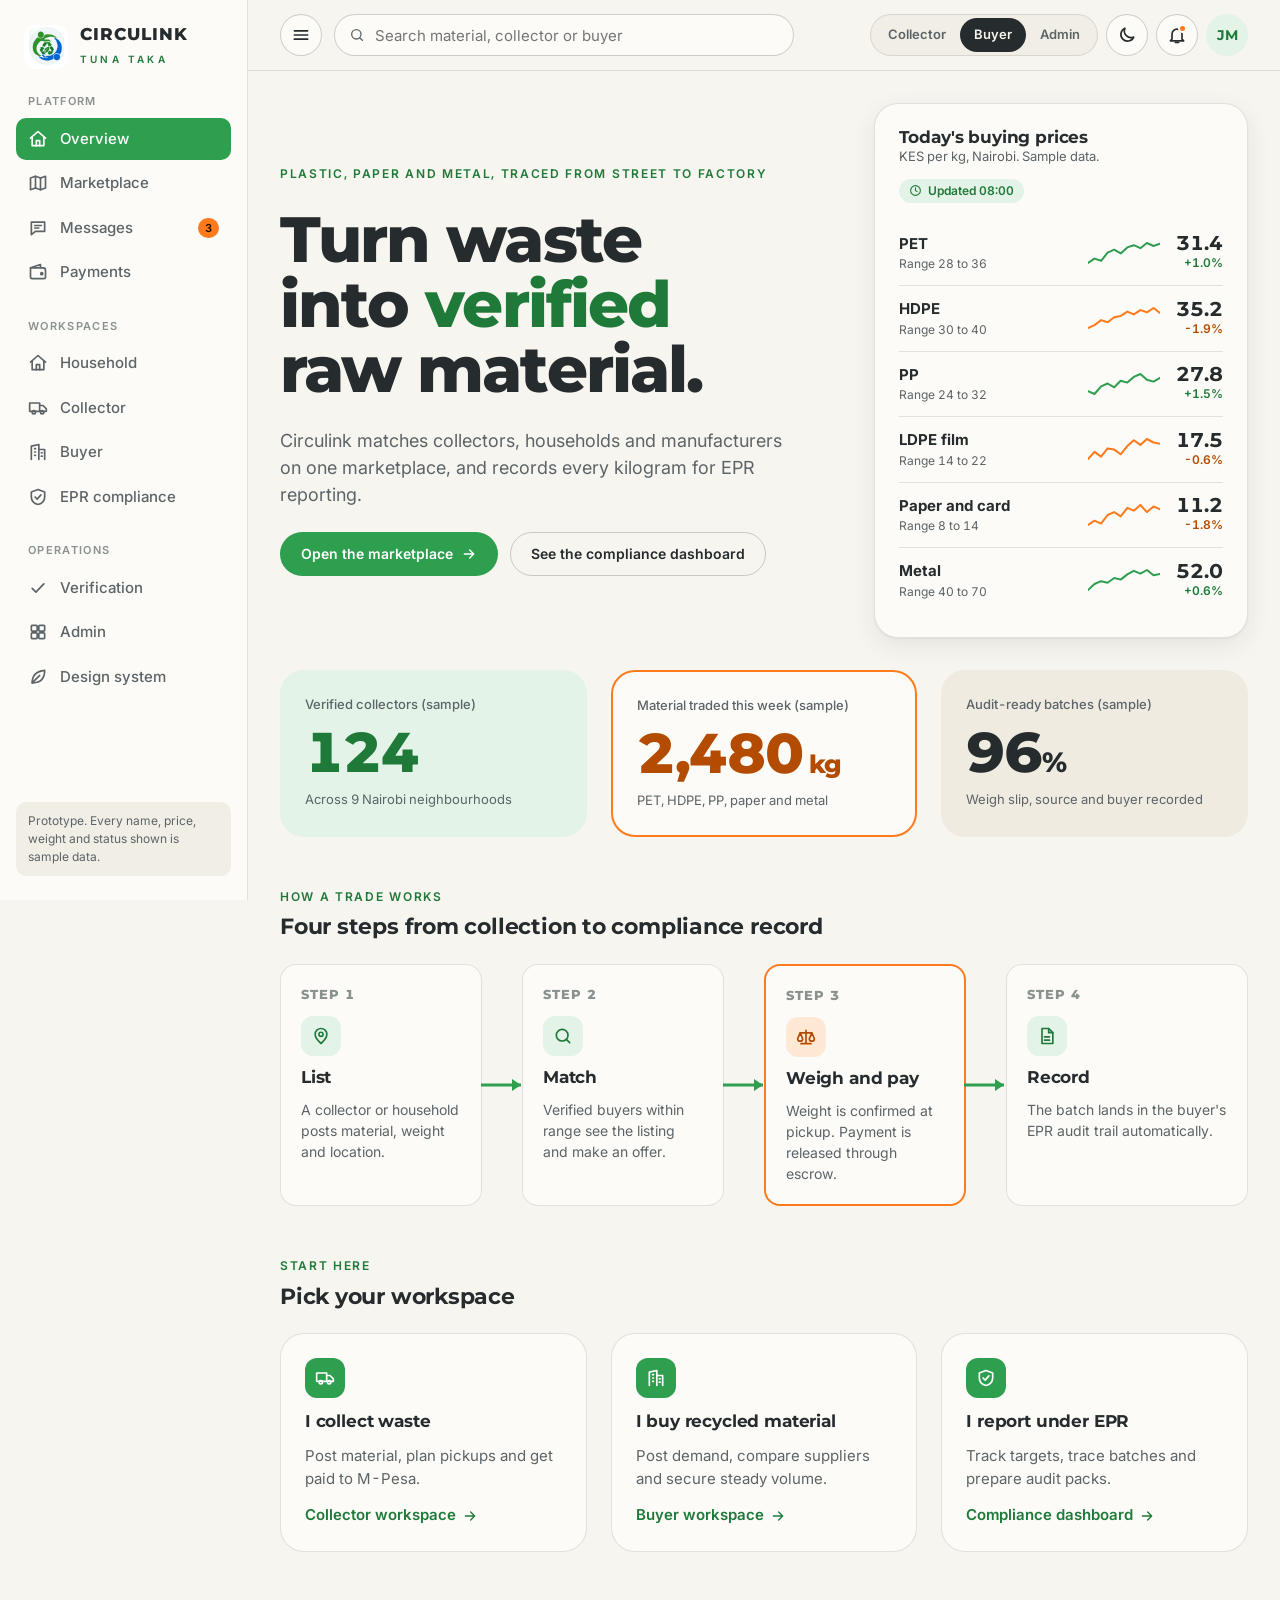
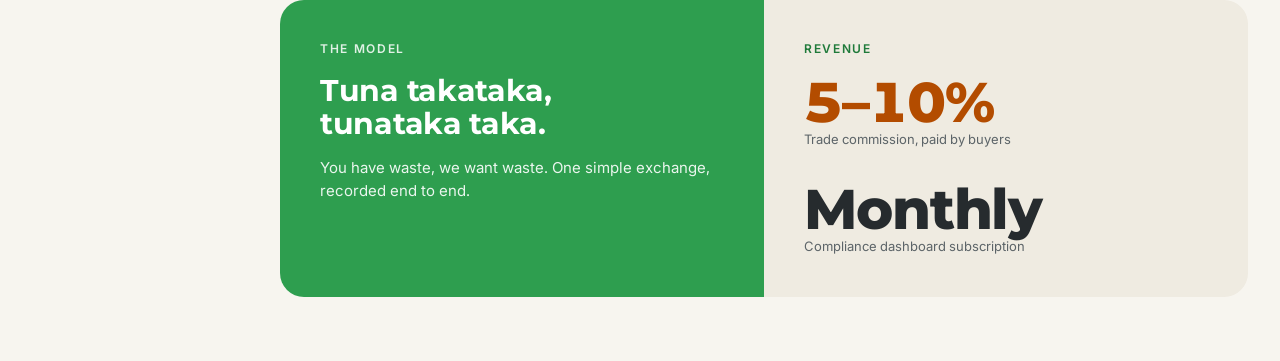
<file: docs/reference/Circulink_Platform.latest.html>
<!doctype html>
<html lang="en">
<head>
<meta charset="utf-8">
<meta name="viewport" content="width=device-width, initial-scale=1">
</head>
<body style="margin:0">
<title>Circulink Platform</title>
<link rel="preconnect" href="https://fonts.googleapis.com">
<link rel="preconnect" href="https://fonts.gstatic.com" crossorigin>
<link rel="stylesheet" href="https://fonts.googleapis.com/css2?family=Inter:wght@400;500;600&family=Montserrat:wght@600;700;800&display=swap">
<style>
/* Layout concept: app shell with fixed left rail, one working surface per role.
   Asymmetric 60/40 splits, large numeric anchors, green for structure, orange for one critical highlight. */
:root {
  --bg: #F7F5EF;
  --surface: #FCFBF8;
  --surface-2: #EFEBE1;
  --sunken: #F1EEE5;
  --fg: #262B2E;
  --muted: #5C6468;
  --faint: #8A9290;
  --line: rgba(38, 43, 46, 0.12);
  --line-strong: rgba(38, 43, 46, 0.22);
  --green: #2E9E4F;
  --green-ink: #1F7A3A;
  --green-tint: #E3F3E7;
  --on-green: #FFFFFF;
  --orange: #FF7A1A;
  --orange-ink: #B34C00;
  --orange-tint: #FFE8D4;
  --danger: #C0372C;
  --danger-tint: #FBE3E0;
  --blue: #2F6FA8;
  --blue-tint: #E0EBF5;
  --shadow: 0 1px 2px rgba(38, 43, 46, 0.06), 0 8px 24px rgba(38, 43, 46, 0.08);
  --map-land: #EAE7DC;
  --map-road: #FCFBF8;
  --map-park: #D3E8D2;
  --map-water: #CFE0EA;
  --display: "Montserrat", "Segoe UI", system-ui, sans-serif;
  --body: "Inter", "Segoe UI", system-ui, sans-serif;
  --r-lg: 24px;
  --r-md: 16px;
  --r-sm: 10px;
  --rail: 248px;
  --gutter: 16px;
}
@media (prefers-color-scheme: dark) {
  :root:not([data-theme="light"]) {
    --bg: #121718;
    --surface: #1A2123;
    --surface-2: #232B2D;
    --sunken: #161C1E;
    --fg: #ECEFEA;
    --muted: #A2ADAA;
    --faint: #75807D;
    --line: rgba(236, 239, 234, 0.12);
    --line-strong: rgba(236, 239, 234, 0.24);
    --green: #4CC06D;
    --green-ink: #6AD58A;
    --green-tint: #1B3524;
    --on-green: #0D1F13;
    --orange: #FF8F3D;
    --orange-ink: #FFA765;
    --orange-tint: #3A2616;
    --danger: #FF7B6E;
    --danger-tint: #3A1E1B;
    --blue: #7DB2E3;
    --blue-tint: #1B2C3B;
    --shadow: 0 1px 2px rgba(0, 0, 0, 0.4), 0 8px 24px rgba(0, 0, 0, 0.35);
    --map-land: #1E2628;
    --map-road: #2C3638;
    --map-park: #1F3A2A;
    --map-water: #1B3040;
    color-scheme: dark;
  }
}
:root[data-theme="dark"] {
  --bg: #121718;
  --surface: #1A2123;
  --surface-2: #232B2D;
  --sunken: #161C1E;
  --fg: #ECEFEA;
  --muted: #A2ADAA;
  --faint: #75807D;
  --line: rgba(236, 239, 234, 0.12);
  --line-strong: rgba(236, 239, 234, 0.24);
  --green: #4CC06D;
  --green-ink: #6AD58A;
  --green-tint: #1B3524;
  --on-green: #0D1F13;
  --orange: #FF8F3D;
  --orange-ink: #FFA765;
  --orange-tint: #3A2616;
  --danger: #FF7B6E;
  --danger-tint: #3A1E1B;
  --blue: #7DB2E3;
  --blue-tint: #1B2C3B;
  --shadow: 0 1px 2px rgba(0, 0, 0, 0.4), 0 8px 24px rgba(0, 0, 0, 0.35);
  --map-land: #1E2628;
  --map-road: #2C3638;
  --map-park: #1F3A2A;
  --map-water: #1B3040;
  color-scheme: dark;
}

* { box-sizing: border-box; }
html, body { height: 100%; }
body {
  background: var(--bg);
  color: var(--fg);
  font-family: var(--body);
  font-size: 15px;
  line-height: 1.5;
  -webkit-font-smoothing: antialiased;
  font-variant-numeric: tabular-nums;
}
h1, h2, h3, h4 {
  font-family: var(--display);
  line-height: 1.12;
  margin: 0;
  text-wrap: balance;
  letter-spacing: -0.01em;
}
p { margin: 0; }
button, input, select, textarea { font: inherit; color: inherit; }
button { cursor: pointer; }
a { color: var(--green-ink); }
:focus-visible { outline: 3px solid var(--orange); outline-offset: 2px; border-radius: 6px; }
.sr { position: absolute; width: 1px; height: 1px; overflow: hidden; clip: rect(0 0 0 0); white-space: nowrap; }
.icon { width: 20px; height: 20px; flex: none; stroke: currentColor; fill: none; stroke-width: 2; stroke-linecap: round; stroke-linejoin: round; }
.icon.sm { width: 16px; height: 16px; }
.icon.lg { width: 28px; height: 28px; }

/* ---------- App shell ---------- */
.app { display: grid; grid-template-columns: var(--rail) minmax(0, 1fr); min-height: 100%; }
.rail {
  position: sticky;
  top: env(safe-area-inset-top, 0px);
  align-self: start;
  height: 100vh;
  display: flex;
  flex-direction: column;
  gap: 24px;
  padding: 24px 16px;
  border-right: 1px solid var(--line);
  background: var(--surface);
  overflow-y: auto;
}
.brand { display: flex; align-items: center; gap: 12px; padding: 0 8px; text-decoration: none; color: var(--fg); }
.brand-mark { width: 44px; height: 44px; flex: none; border-radius: 12px; background: #fff; padding: 2px; }
.brand-name { font-family: var(--display); font-weight: 800; font-size: 17px; letter-spacing: 0.06em; line-height: 1; }
.brand-sub { font-size: 10px; font-weight: 600; letter-spacing: 0.32em; color: var(--green-ink); margin-top: 5px; }
.nav { display: flex; flex-direction: column; gap: 2px; }
.nav-label { font-size: 11px; font-weight: 600; letter-spacing: 0.12em; text-transform: uppercase; color: var(--faint); padding: 0 12px 6px; }
.nav button {
  display: flex; align-items: center; gap: 12px;
  width: 100%; text-align: left;
  padding: 10px 12px;
  border: 0; border-radius: var(--r-sm);
  background: transparent; color: var(--muted);
  font-weight: 500;
}
.nav button:hover { background: var(--sunken); color: var(--fg); }
.nav button[aria-current="page"] { background: var(--green); color: var(--on-green); }
.nav .count {
  margin-left: auto; font-size: 11px; font-weight: 600;
  padding: 2px 7px; border-radius: 99px;
  background: var(--orange); color: #1B1005;
}
.rail-foot { margin-top: auto; display: flex; flex-direction: column; gap: 12px; }
.sample-note {
  font-size: 12px; color: var(--muted);
  background: var(--sunken);
  border-radius: var(--r-sm);
  padding: 10px 12px;
}
.main { min-width: 0; display: flex; flex-direction: column; }
.topbar {
  position: sticky; top: env(safe-area-inset-top, 0px); z-index: 20;
  display: flex; align-items: center; gap: 12px;
  padding: 14px 32px;
  background: var(--bg);
  border-bottom: 1px solid var(--line);
}
.menu-btn { display: none; }
.searchbox {
  display: flex; align-items: center; gap: 8px;
  flex: 1 1 280px; max-width: 460px; min-width: 0;
  padding: 0 14px; height: 42px;
  border: 1px solid var(--line-strong); border-radius: 99px;
  background: var(--surface);
  color: var(--muted);
}
.searchbox input { flex: 1; min-width: 0; border: 0; background: transparent; outline: none; height: 100%; }
.top-actions { margin-left: auto; display: flex; align-items: center; gap: 8px; }
.icon-btn {
  position: relative;
  width: 42px; height: 42px;
  display: grid; place-items: center;
  border: 1px solid var(--line-strong); border-radius: 50%;
  background: var(--surface); color: var(--fg);
}
.icon-btn:hover { border-color: var(--green); color: var(--green-ink); }
.icon-btn .dot { position: absolute; top: 9px; right: 10px; width: 9px; height: 9px; border-radius: 50%; background: var(--orange); border: 2px solid var(--surface); }
.role-switch { display: inline-flex; padding: 3px; border-radius: 99px; background: var(--sunken); border: 1px solid var(--line); }
.role-switch button { border: 0; background: transparent; padding: 7px 14px; border-radius: 99px; font-weight: 600; font-size: 13px; color: var(--muted); }
.role-switch button[aria-pressed="true"] { background: var(--fg); color: var(--bg); }
.avatar {
  width: 42px; height: 42px; border-radius: 50%;
  display: grid; place-items: center;
  background: var(--green-tint); color: var(--green-ink);
  font-weight: 700; font-family: var(--display); font-size: 14px;
}
.content { padding: 32px 32px 64px; min-width: 0; }
.view[hidden] { display: none; }

/* ---------- Typography helpers ---------- */
.eyebrow { font-size: 12px; font-weight: 600; letter-spacing: 0.14em; text-transform: uppercase; color: var(--green-ink); }
.page-head { display: flex; flex-wrap: wrap; align-items: flex-end; justify-content: space-between; gap: 16px; margin-bottom: 28px; }
.page-head h1 { font-size: clamp(28px, 3.4vw, 44px); font-weight: 800; }
.page-head p { color: var(--muted); max-width: 56ch; margin-top: 8px; }
.h2 { font-size: 22px; font-weight: 700; }
.h3 { font-size: 17px; font-weight: 700; }
.muted { color: var(--muted); }
.small { font-size: 13px; }
.tiny { font-size: 12px; }
.num-xl { font-family: var(--display); font-weight: 800; font-size: clamp(56px, 8vw, 112px); line-height: 0.95; letter-spacing: -0.03em; }
.num-lg { font-family: var(--display); font-weight: 800; font-size: clamp(36px, 4.4vw, 56px); line-height: 1; letter-spacing: -0.02em; }
.num-md { font-family: var(--display); font-weight: 700; font-size: 28px; line-height: 1.05; }
.c-green { color: var(--green-ink); }
.c-orange { color: var(--orange-ink); }
.c-danger { color: var(--danger); }

/* ---------- Buttons ---------- */
.btn {
  display: inline-flex; align-items: center; justify-content: center; gap: 8px;
  height: 44px; padding: 0 20px;
  border-radius: 99px; border: 1px solid transparent;
  font-weight: 600; font-size: 14px;
  white-space: nowrap;
  transition: transform 0.12s ease, background 0.12s ease;
}
.btn:active { transform: translateY(1px); }
.btn.primary { background: var(--green); color: var(--on-green); }
.btn.primary:hover { filter: brightness(1.06); }
.btn.accent { background: var(--orange); color: #1B1005; }
.btn.ghost { background: transparent; border-color: var(--line-strong); color: var(--fg); }
.btn.ghost:hover { border-color: var(--green); color: var(--green-ink); }
.btn.sm { height: 34px; padding: 0 14px; font-size: 13px; }
.btn.danger { background: transparent; border-color: var(--danger); color: var(--danger); }
.btn[disabled] { opacity: 0.5; cursor: not-allowed; }

/* ---------- Cards and containers ---------- */
.card {
  background: var(--surface);
  border: 1px solid var(--line);
  border-radius: var(--r-lg);
  padding: 24px;
  min-width: 0;
}
.card.lift { box-shadow: var(--shadow); }
.card.tint { background: var(--green-tint); border-color: transparent; }
.card.sand { background: var(--surface-2); border-color: transparent; }
.card.solid { background: var(--green); color: var(--on-green); border-color: transparent; }
.card.flag { border: 2px solid var(--orange); }
.card-head { display: flex; align-items: center; justify-content: space-between; gap: 12px; margin-bottom: 18px; flex-wrap: wrap; }
.grid { display: grid; gap: 24px; }
.g2 { grid-template-columns: repeat(2, minmax(0, 1fr)); }
.g3 { grid-template-columns: repeat(3, minmax(0, 1fr)); }
.g4 { grid-template-columns: repeat(4, minmax(0, 1fr)); }
.split-60 { grid-template-columns: minmax(0, 3fr) minmax(0, 2fr); }
.split-40 { grid-template-columns: minmax(0, 2fr) minmax(0, 3fr); }
.stack { display: flex; flex-direction: column; gap: 16px; }
.stack.sm { gap: 8px; }
.stack.lg { gap: 24px; }
.row { display: flex; align-items: center; gap: 12px; flex-wrap: wrap; }
.row.between { justify-content: space-between; }
.grow { flex: 1; min-width: 0; }
.kpi { display: flex; flex-direction: column; gap: 10px; }
.kpi .label { font-size: 13px; color: var(--muted); font-weight: 500; }
.kpi .delta { font-size: 13px; font-weight: 600; display: inline-flex; align-items: center; gap: 4px; }
.delta.up { color: var(--green-ink); }
.delta.down { color: var(--danger); }
.icon-chip {
  width: 40px; height: 40px; border-radius: 12px; flex: none;
  display: grid; place-items: center;
  background: var(--green-tint); color: var(--green-ink);
}
.icon-chip.orange { background: var(--orange-tint); color: var(--orange-ink); }
.icon-chip.blue { background: var(--blue-tint); color: var(--blue); }
.icon-chip.solid { background: var(--green); color: var(--on-green); }

/* ---------- Pills, chips, badges ---------- */
.pill {
  display: inline-flex; align-items: center; gap: 6px;
  padding: 3px 10px; border-radius: 99px;
  font-size: 12px; font-weight: 600; white-space: nowrap;
  background: var(--sunken); color: var(--muted);
}
.pill.ok { background: var(--green-tint); color: var(--green-ink); }
.pill.warn { background: var(--orange-tint); color: var(--orange-ink); }
.pill.bad { background: var(--danger-tint); color: var(--danger); }
.pill.info { background: var(--blue-tint); color: var(--blue); }
.pill .icon { width: 13px; height: 13px; }
.chips { display: flex; flex-wrap: wrap; gap: 8px; }
.chip {
  padding: 7px 14px; border-radius: 99px;
  border: 1px solid var(--line-strong); background: var(--surface);
  font-size: 13px; font-weight: 500; color: var(--fg);
}
.chip[aria-pressed="true"] { background: var(--green); border-color: var(--green); color: var(--on-green); }
.tabs { display: inline-flex; gap: 4px; padding: 4px; background: var(--sunken); border-radius: 99px; border: 1px solid var(--line); max-width: 100%; overflow-x: auto; }
.tabs button { border: 0; background: transparent; padding: 8px 16px; border-radius: 99px; font-weight: 600; font-size: 13px; color: var(--muted); white-space: nowrap; }
.tabs button[aria-selected="true"] { background: var(--surface); color: var(--fg); box-shadow: 0 1px 3px rgba(0, 0, 0, 0.12); }

/* ---------- Forms ---------- */
.field { display: flex; flex-direction: column; gap: 6px; min-width: 0; }
.field label, .field .lbl { font-size: 13px; font-weight: 600; }
.field .hint { font-size: 12px; color: var(--muted); }
.input, .select, .textarea {
  width: 100%; min-width: 0;
  height: 44px; padding: 0 14px;
  border: 1px solid var(--line-strong); border-radius: var(--r-sm);
  background: var(--surface); color: var(--fg);
}
.textarea { height: auto; min-height: 88px; padding: 12px 14px; resize: vertical; }
.input:focus, .select:focus, .textarea:focus { outline: 3px solid color-mix(in srgb, var(--green) 40%, transparent); border-color: var(--green); }
.form-grid { display: grid; grid-template-columns: repeat(2, minmax(0, 1fr)); gap: 16px; }
.form-grid .full { grid-column: 1 / -1; }
input[type="range"] { width: 100%; accent-color: var(--green); }
.switch { position: relative; width: 44px; height: 26px; flex: none; }
.switch input { position: absolute; inset: 0; opacity: 0; margin: 0; cursor: pointer; z-index: 1; }
.switch span { position: absolute; inset: 0; border-radius: 99px; background: var(--line-strong); transition: background 0.15s; }
.switch span::after { content: ""; position: absolute; top: 3px; left: 3px; width: 20px; height: 20px; border-radius: 50%; background: #fff; transition: transform 0.15s; }
.switch input:checked + span { background: var(--green); }
.switch input:checked + span::after { transform: translateX(18px); }
.switch input:focus-visible + span { outline: 3px solid var(--orange); outline-offset: 2px; }
.drop {
  display: grid; place-items: center; gap: 6px; text-align: center;
  padding: 24px; border: 2px dashed var(--line-strong); border-radius: var(--r-md);
  background: var(--sunken); color: var(--muted);
}
.drop.over { border-color: var(--green); background: var(--green-tint); color: var(--green-ink); }

/* ---------- Tables ---------- */
.table-wrap { overflow-x: auto; margin: 0 -8px; padding: 0 8px; }
table { width: 100%; border-collapse: collapse; min-width: 560px; }
th { text-align: left; font-size: 12px; font-weight: 600; letter-spacing: 0.06em; text-transform: uppercase; color: var(--faint); padding: 10px 12px; border-bottom: 1px solid var(--line-strong); white-space: nowrap; }
td { padding: 14px 12px; border-bottom: 1px solid var(--line); vertical-align: middle; }
tr:last-child td { border-bottom: 0; }
td.r, th.r { text-align: right; }
.cell-user { display: flex; align-items: center; gap: 10px; }
.mini-avatar { width: 32px; height: 32px; border-radius: 50%; display: grid; place-items: center; font-size: 12px; font-weight: 700; background: var(--green-tint); color: var(--green-ink); flex: none; }
.mini-avatar.o { background: var(--orange-tint); color: var(--orange-ink); }
.mini-avatar.b { background: var(--blue-tint); color: var(--blue); }

/* ---------- Progress ---------- */
.bar { height: 10px; border-radius: 99px; background: var(--sunken); position: relative; overflow: visible; }
.bar > i { position: absolute; left: 0; top: 0; bottom: 0; border-radius: 99px; background: var(--green); }
.bar > i.o { background: var(--orange); }
.bar > b { position: absolute; top: -4px; bottom: -4px; width: 2px; background: var(--fg); border-radius: 2px; }
.legend { display: flex; flex-wrap: wrap; gap: 6px 16px; font-size: 13px; color: var(--muted); }
.legend span { display: inline-flex; align-items: center; gap: 6px; }
.legend i { width: 10px; height: 10px; border-radius: 3px; display: inline-block; }

/* ---------- Flow lines (process rows) ---------- */
.flow { display: grid; grid-template-columns: repeat(var(--steps, 4), minmax(0, 1fr)); gap: 0; align-items: stretch; }
.flow-step { position: relative; display: flex; flex-direction: column; gap: 12px; padding: 20px; background: var(--surface); border: 1px solid var(--line); border-radius: var(--r-md); margin-right: 40px; }
.flow-step:last-child { margin-right: 0; }
.flow-step:not(:last-child)::after {
  content: ""; position: absolute; top: 50%; left: 100%; width: 40px; height: 3px;
  background: var(--green); transform: translateY(-50%);
}
.flow-step:not(:last-child)::before {
  content: ""; position: absolute; top: 50%; left: calc(100% + 40px); z-index: 1;
  border: 6px solid transparent; border-left: 9px solid var(--green);
  transform: translate(-9px, -50%);
}
.flow-step.hot { border: 2px solid var(--orange); }
.flow-step .n { font-family: var(--display); font-weight: 800; font-size: 13px; letter-spacing: 0.08em; color: var(--faint); }
.flow-step h3 { font-size: 17px; font-weight: 700; }
.flow-step p { font-size: 14px; color: var(--muted); }

/* ---------- Home ---------- */
.hero { display: grid; grid-template-columns: minmax(0, 3fr) minmax(0, 2fr); gap: 32px; align-items: stretch; }
.hero-copy { display: flex; flex-direction: column; gap: 24px; justify-content: center; padding: 8px 0; }
.hero-copy h1 { font-size: clamp(36px, 5vw, 68px); font-weight: 800; line-height: 1.02; letter-spacing: -0.03em; max-width: 14ch; }
.hero-copy h1 em { font-style: normal; color: var(--green-ink); }
.hero-copy p.lead { font-size: 18px; color: var(--muted); max-width: 46ch; }
.ticker { display: flex; flex-direction: column; gap: 0; }
.ticker-row { display: grid; grid-template-columns: 1fr auto auto; gap: 16px; align-items: center; padding: 12px 0; border-bottom: 1px solid var(--line); }
.ticker-row:last-child { border-bottom: 0; }
.spark { width: 72px; height: 24px; }
.role-cards { display: grid; grid-template-columns: repeat(3, minmax(0, 1fr)); gap: 24px; }
.role-card { display: flex; flex-direction: column; gap: 14px; text-align: left; border: 1px solid var(--line); border-radius: var(--r-lg); background: var(--surface); padding: 24px; }
.role-card:hover { border-color: var(--green); box-shadow: var(--shadow); }
.role-card .go { margin-top: auto; display: inline-flex; align-items: center; gap: 6px; font-weight: 600; color: var(--green-ink); }
.band { display: grid; grid-template-columns: minmax(0, 1fr) minmax(0, 1fr); gap: 0; border-radius: var(--r-lg); overflow: hidden; }
.band > div { padding: 40px; }
.band .a { background: var(--green); color: var(--on-green); }
.band .b { background: var(--surface-2); }

/* ---------- Marketplace ---------- */
.mp { display: grid; grid-template-columns: minmax(300px, 380px) minmax(0, 1fr) minmax(0, 300px); gap: 20px; align-items: start; }
.mp-list { display: flex; flex-direction: column; gap: 12px; max-height: 720px; overflow-y: auto; padding: 2px; }
.listing { text-align: left; display: flex; flex-direction: column; gap: 10px; width: 100%; padding: 16px; border-radius: var(--r-md); border: 1px solid var(--line); background: var(--surface); }
.listing:hover { border-color: var(--green); }
.listing[aria-pressed="true"] { border: 2px solid var(--green); padding: 15px; box-shadow: var(--shadow); }
.listing .price { font-family: var(--display); font-weight: 800; font-size: 22px; }
.listing .price small { font-family: var(--body); font-weight: 500; font-size: 12px; color: var(--muted); }
.mapbox { position: relative; border-radius: var(--r-lg); overflow: hidden; border: 1px solid var(--line); background: var(--map-land); min-height: 560px; }
.mapbox svg { display: block; width: 100%; height: 100%; min-height: 560px; }
.map-legend { position: absolute; left: 16px; bottom: 16px; display: flex; flex-direction: column; gap: 6px; padding: 10px 12px; border-radius: var(--r-sm); background: var(--surface); border: 1px solid var(--line); font-size: 12px; }
.map-legend span { display: flex; align-items: center; gap: 8px; }
.map-legend i { width: 12px; height: 12px; border-radius: 50%; display: inline-block; }
.map-legend i.sq { border-radius: 3px; }
.pin { cursor: pointer; }
.pin:focus-visible { outline: none; }
.pin:focus-visible circle.ring { stroke: var(--orange); stroke-width: 3; }
.detail { position: sticky; top: calc(env(safe-area-inset-top, 0px) + 84px); display: flex; flex-direction: column; gap: 16px; }
.kv { display: grid; grid-template-columns: auto 1fr; gap: 8px 16px; font-size: 14px; }
.kv dt { color: var(--muted); }
.kv dd { margin: 0; font-weight: 600; text-align: right; }
.rating { display: inline-flex; align-items: center; gap: 4px; font-weight: 600; font-size: 13px; }
.rating .icon { color: var(--orange); fill: var(--orange); width: 14px; height: 14px; }

/* ---------- Phone mockup ---------- */
.phone {
  width: 300px; max-width: 100%; margin: 0 auto;
  border-radius: 40px; padding: 12px;
  background: var(--fg);
  box-shadow: var(--shadow);
}
.phone-screen { border-radius: 30px; background: var(--bg); overflow: hidden; display: flex; flex-direction: column; height: 600px; }
.phone-status { display: flex; justify-content: space-between; padding: 12px 20px 4px; font-size: 12px; font-weight: 600; }
.phone-body { padding: 12px 16px 16px; display: flex; flex-direction: column; gap: 12px; overflow: hidden; flex: 1; }
.phone-nav { display: grid; grid-template-columns: repeat(4, 1fr); border-top: 1px solid var(--line); background: var(--surface); padding: 10px 6px; }
.phone-nav span { display: flex; flex-direction: column; align-items: center; gap: 3px; font-size: 10px; color: var(--faint); }
.phone-nav span.on { color: var(--green-ink); font-weight: 600; }
.stop { display: flex; gap: 10px; align-items: center; padding: 10px; border-radius: 12px; background: var(--surface); border: 1px solid var(--line); font-size: 12px; }
.stop b { display: block; font-size: 13px; }
.stop .badge { width: 26px; height: 26px; border-radius: 50%; background: var(--green); color: var(--on-green); display: grid; place-items: center; font-weight: 700; font-size: 12px; flex: none; }
.stop.next { border: 2px solid var(--orange); }
.stop.next .badge { background: var(--orange); color: #1B1005; }

/* ---------- Charts ---------- */
.chart { width: 100%; height: auto; display: block; }
.chart text { fill: var(--muted); font-family: var(--body); font-size: 12px; }
.chart .grid-line { stroke: var(--line); stroke-width: 1; }
.chart .axis { stroke: var(--line-strong); stroke-width: 1; }
.chart .val { fill: var(--fg); font-weight: 600; }
.donut-wrap { display: grid; grid-template-columns: 180px minmax(0, 1fr); gap: 24px; align-items: center; }
.donut-center { font-family: var(--display); font-weight: 800; }

/* ---------- Chat ---------- */
.chat { display: grid; grid-template-columns: 300px minmax(0, 1fr) 280px; border: 1px solid var(--line); border-radius: var(--r-lg); background: var(--surface); overflow: hidden; min-height: 600px; }
.threads { border-right: 1px solid var(--line); display: flex; flex-direction: column; overflow-y: auto; max-height: 640px; }
.thread { display: flex; gap: 12px; padding: 14px 16px; border: 0; border-bottom: 1px solid var(--line); background: transparent; text-align: left; width: 100%; }
.thread[aria-current="true"] { background: var(--green-tint); }
.thread .t-name { font-weight: 600; }
.thread .t-snip { font-size: 13px; color: var(--muted); display: -webkit-box; -webkit-line-clamp: 1; -webkit-box-orient: vertical; overflow: hidden; }
.convo { display: flex; flex-direction: column; min-width: 0; }
.convo-head { display: flex; align-items: center; gap: 12px; padding: 14px 20px; border-bottom: 1px solid var(--line); }
.msgs { flex: 1; display: flex; flex-direction: column; gap: 10px; padding: 20px; overflow-y: auto; max-height: 440px; min-height: 360px; background: var(--sunken); }
.msg { max-width: 78%; padding: 10px 14px; border-radius: 16px; font-size: 14px; background: var(--surface); border: 1px solid var(--line); align-self: flex-start; }
.msg.me { align-self: flex-end; background: var(--green); color: var(--on-green); border-color: transparent; }
.msg time { display: block; font-size: 11px; opacity: 0.7; margin-top: 4px; }
.composer { display: flex; gap: 10px; padding: 14px 16px; border-top: 1px solid var(--line); }
.deal { border-left: 1px solid var(--line); padding: 20px; display: flex; flex-direction: column; gap: 16px; }

/* ---------- Stepper ---------- */
.stepper { display: grid; grid-template-columns: repeat(5, minmax(0, 1fr)); gap: 8px; }
.stepper li { list-style: none; display: flex; flex-direction: column; gap: 8px; padding-top: 12px; border-top: 4px solid var(--line-strong); font-size: 13px; font-weight: 600; color: var(--faint); }
.stepper li.done { border-color: var(--green); color: var(--green-ink); }
.stepper li.now { border-color: var(--orange); color: var(--fg); }
.stepper { margin: 0; padding: 0; }
.checklist { display: flex; flex-direction: column; gap: 12px; margin: 0; padding: 0; list-style: none; }
.checklist li { display: flex; gap: 12px; align-items: flex-start; }
.tick { width: 24px; height: 24px; border-radius: 50%; flex: none; display: grid; place-items: center; background: var(--sunken); color: var(--faint); border: 1px solid var(--line-strong); }
.tick.ok { background: var(--green); color: var(--on-green); border-color: var(--green); }
.tick.wait { background: var(--orange-tint); color: var(--orange-ink); border-color: var(--orange); }

/* ---------- Design system ---------- */
.swatches { display: grid; grid-template-columns: repeat(auto-fill, minmax(150px, 1fr)); gap: 16px; }
.swatch { border-radius: var(--r-md); overflow: hidden; border: 1px solid var(--line); background: var(--surface); }
.swatch .chipc { height: 84px; }
.swatch .meta { padding: 10px 12px; font-size: 12px; }
.swatch .meta b { display: block; font-size: 13px; }
.type-row { display: grid; grid-template-columns: 140px minmax(0, 1fr); gap: 16px; align-items: baseline; padding: 14px 0; border-bottom: 1px solid var(--line); }
.type-row:last-child { border-bottom: 0; }
.icon-grid { display: grid; grid-template-columns: repeat(auto-fill, minmax(88px, 1fr)); gap: 12px; }
.icon-cell { display: flex; flex-direction: column; align-items: center; gap: 8px; padding: 14px 6px; border-radius: var(--r-sm); background: var(--sunken); font-size: 11px; color: var(--muted); }
.rule-list { display: grid; grid-template-columns: repeat(2, minmax(0, 1fr)); gap: 16px; }

/* ---------- Toast + overlay ---------- */
.toast-host { position: fixed; right: 20px; bottom: calc(20px + env(safe-area-inset-bottom, 0px)); z-index: 90; display: flex; flex-direction: column; gap: 8px; }
.toast { display: flex; align-items: center; gap: 10px; padding: 12px 16px; border-radius: var(--r-sm); background: var(--fg); color: var(--bg); font-weight: 500; box-shadow: var(--shadow); animation: rise 0.2s ease-out; }
.toast .icon { color: var(--green); }
@keyframes rise { from { transform: translateY(8px); opacity: 0; } to { transform: none; opacity: 1; } }
.overlay { position: fixed; inset: 0; z-index: 80; display: grid; place-items: center; padding: 16px; background: rgba(18, 23, 24, 0.55); }
.sheet { width: min(720px, 100%); max-height: 90vh; overflow-y: auto; border-radius: var(--r-lg); background: var(--surface); padding: 28px; box-shadow: var(--shadow); }
.report-page { border: 1px solid var(--line-strong); border-radius: var(--r-sm); padding: 24px; background: var(--bg); display: flex; flex-direction: column; gap: 14px; }
.empty { display: grid; place-items: center; gap: 8px; padding: 32px; text-align: center; color: var(--muted); }

@media (prefers-reduced-motion: reduce) {
  * { animation: none !important; transition: none !important; }
}

/* ---------- Responsive ---------- */
@media (max-width: 1280px) {
  .mp { grid-template-columns: minmax(280px, 340px) minmax(0, 1fr); }
  .mp .detail { grid-column: 1 / -1; position: static; }
  .chat { grid-template-columns: 260px minmax(0, 1fr); }
  .chat .deal { display: none; }
  .g4 { grid-template-columns: repeat(2, minmax(0, 1fr)); }
}
@media (max-width: 1000px) {
  .app { grid-template-columns: minmax(0, 1fr); }
  .rail {
    position: fixed; z-index: 70; left: 0; top: 0; bottom: 0; width: 280px;
    transform: translateX(-100%); transition: transform 0.2s ease;
    box-shadow: var(--shadow);
  }
  .rail.open { transform: none; }
  .menu-btn { display: grid; }
  .topbar { padding: 12px 16px; }
  .content { padding: 24px 16px 56px; }
  .hero, .split-60, .split-40, .band, .g2, .g3 { grid-template-columns: minmax(0, 1fr); }
  .role-cards { grid-template-columns: minmax(0, 1fr); }
  .mp { grid-template-columns: minmax(0, 1fr); }
  .mp-list { max-height: 420px; }
  .flow { grid-template-columns: minmax(0, 1fr); gap: 0; }
  .flow-step { margin-right: 0; margin-bottom: 40px; }
  .flow-step:last-child { margin-bottom: 0; }
  .flow-step:not(:last-child)::after { top: 100%; left: 50%; width: 3px; height: 40px; transform: translateX(-50%); }
  .flow-step:not(:last-child)::before { top: calc(100% + 40px); left: 50%; border: 6px solid transparent; border-top: 9px solid var(--green); transform: translate(-50%, -9px); }
  .chat { grid-template-columns: minmax(0, 1fr); }
  .threads { max-height: 220px; border-right: 0; border-bottom: 1px solid var(--line); }
  .stepper { grid-template-columns: repeat(2, minmax(0, 1fr)); }
  .rule-list { grid-template-columns: minmax(0, 1fr); }
  .band > div { padding: 24px; }
  .searchbox { display: none; }
  .role-switch { display: none; }
}
@media (max-width: 640px) {
  .g4 { grid-template-columns: minmax(0, 1fr); }
  .form-grid { grid-template-columns: minmax(0, 1fr); }
  .donut-wrap { grid-template-columns: minmax(0, 1fr); justify-items: center; }
  .type-row { grid-template-columns: minmax(0, 1fr); gap: 4px; }
  .card { padding: 18px; }
  .sheet { padding: 20px; }
}

.sticky-col { position: sticky; top: calc(env(safe-area-inset-top, 0px) + 84px); }
.kpi .unit { font-size: 0.42em; font-weight: 700; margin-left: 4px; }
.hh-hero { display: grid; grid-template-columns: minmax(0, 3fr) minmax(0, 2fr); gap: 24px; }
.point { display: flex; gap: 14px; align-items: flex-start; padding: 16px 0; border-bottom: 1px solid var(--line); }
.point:last-child { border-bottom: 0; }
@media (max-width: 1000px) { .sticky-col { position: static; } .hh-hero { grid-template-columns: minmax(0, 1fr); } }
</style>
<svg width="0" height="0" style="position:absolute" aria-hidden="true">
  <defs>
    <symbol id="i-home" viewBox="0 0 24 24"><path d="M3 11l9-8 9 8"/><path d="M5 10v10h14V10"/><path d="M10 20v-6h4v6"/></symbol>
    <symbol id="i-map" viewBox="0 0 24 24"><path d="M9 4L3 6v14l6-2 6 2 6-2V4l-6 2-6-2z"/><path d="M9 4v14M15 6v14"/></symbol>
    <symbol id="i-truck" viewBox="0 0 24 24"><path d="M2 6h12v10H2z"/><path d="M14 9h4l4 4v3h-8"/><circle cx="7" cy="17" r="2"/><circle cx="17" cy="17" r="2"/></symbol>
    <symbol id="i-building" viewBox="0 0 24 24"><path d="M4 21V5l9-2v18"/><path d="M13 9h7v12"/><path d="M8 8h1M8 12h1M8 16h1M16 13h1M16 17h1"/></symbol>
    <symbol id="i-shield" viewBox="0 0 24 24"><path d="M12 3l8 3v6c0 5-3.5 8-8 9-4.5-1-8-4-8-9V6z"/><path d="M8.5 12l2.5 2.5 4.5-5"/></symbol>
    <symbol id="i-wallet" viewBox="0 0 24 24"><path d="M3 7h15a3 3 0 013 3v8a2 2 0 01-2 2H5a2 2 0 01-2-2z"/><path d="M3 7l12-4v4"/><circle cx="16.5" cy="14" r="1.2"/></symbol>
    <symbol id="i-users" viewBox="0 0 24 24"><circle cx="9" cy="8" r="3.5"/><path d="M2.5 20c.5-3.5 3.2-5.5 6.5-5.5s6 2 6.5 5.5"/><path d="M16 4.7a3.5 3.5 0 010 6.6M18 14.8c2 .6 3.2 2.4 3.5 5.2"/></symbol>
    <symbol id="i-chat" viewBox="0 0 24 24"><path d="M4 5h16v11H9l-5 4z"/><path d="M8 9h8M8 12h5"/></symbol>
    <symbol id="i-chart" viewBox="0 0 24 24"><path d="M4 20V4"/><path d="M4 20h16"/><path d="M8 16v-4M12 16V8M16 16v-6"/></symbol>
    <symbol id="i-recycle" viewBox="0 0 24 24"><path d="M7 19l-3-5 3-1"/><path d="M4 14h6"/><path d="M17 19h-5l2-4"/><path d="M12 5l3 5-3 1"/><path d="M15 10h5"/><path d="M8 7l2-3h4"/></symbol>
    <symbol id="i-leaf" viewBox="0 0 24 24"><path d="M5 19C5 10 10 5 20 4c0 10-5 15-14 15z"/><path d="M5 19l9-9"/></symbol>
    <symbol id="i-check" viewBox="0 0 24 24"><path d="M5 12.5l4.5 4.5L19 7"/></symbol>
    <symbol id="i-search" viewBox="0 0 24 24"><circle cx="11" cy="11" r="7"/><path d="M20 20l-4-4"/></symbol>
    <symbol id="i-bell" viewBox="0 0 24 24"><path d="M6 17V11a6 6 0 0112 0v6l2 2H4z"/><path d="M10 21h4"/></symbol>
    <symbol id="i-plus" viewBox="0 0 24 24"><path d="M12 5v14M5 12h14"/></symbol>
    <symbol id="i-doc" viewBox="0 0 24 24"><path d="M6 3h8l5 5v13H6z"/><path d="M14 3v5h5"/><path d="M9 13h6M9 17h6"/></symbol>
    <symbol id="i-clock" viewBox="0 0 24 24"><circle cx="12" cy="12" r="9"/><path d="M12 7v5l3 2"/></symbol>
    <symbol id="i-arrow" viewBox="0 0 24 24"><path d="M5 12h14M13 6l6 6-6 6"/></symbol>
    <symbol id="i-star" viewBox="0 0 24 24"><path d="M12 3l2.7 5.6 6.1.8-4.5 4.3 1.1 6.1L12 17l-5.4 2.8 1.1-6.1L3.2 9.4l6.1-.8z"/></symbol>
    <symbol id="i-pin" viewBox="0 0 24 24"><path d="M12 21s7-6 7-11a7 7 0 10-14 0c0 5 7 11 7 11z"/><circle cx="12" cy="10" r="2.5"/></symbol>
    <symbol id="i-sun" viewBox="0 0 24 24"><circle cx="12" cy="12" r="4"/><path d="M12 2v2M12 20v2M2 12h2M20 12h2M5 5l1.5 1.5M17.5 17.5L19 19M5 19l1.5-1.5M17.5 6.5L19 5"/></symbol>
    <symbol id="i-moon" viewBox="0 0 24 24"><path d="M20 14.5A8 8 0 019.5 4 8 8 0 1020 14.5z"/></symbol>
    <symbol id="i-menu" viewBox="0 0 24 24"><path d="M4 7h16M4 12h16M4 17h16"/></symbol>
    <symbol id="i-upload" viewBox="0 0 24 24"><path d="M12 16V4M7 9l5-5 5 5"/><path d="M4 16v4h16v-4"/></symbol>
    <symbol id="i-flag" viewBox="0 0 24 24"><path d="M5 21V4"/><path d="M5 4h12l-2 4 2 4H5"/></symbol>
    <symbol id="i-scale" viewBox="0 0 24 24"><path d="M12 4v16M6 20h12"/><path d="M5 7h14"/><path d="M5 7l-3 7a3 3 0 006 0zM19 7l-3 7a3 3 0 006 0z"/></symbol>
    <symbol id="i-bolt" viewBox="0 0 24 24"><path d="M13 3L5 14h6l-1 7 8-11h-6z"/></symbol>
    <symbol id="i-lock" viewBox="0 0 24 24"><rect x="5" y="11" width="14" height="10" rx="2"/><path d="M8 11V8a4 4 0 018 0v3"/></symbol>
    <symbol id="i-filter" viewBox="0 0 24 24"><path d="M4 5h16l-6 8v6l-4-2v-4z"/></symbol>
    <symbol id="i-x" viewBox="0 0 24 24"><path d="M6 6l12 12M18 6L6 18"/></symbol>
    <symbol id="i-up" viewBox="0 0 24 24"><path d="M5 15l7-7 7 7"/></symbol>
    <symbol id="i-down" viewBox="0 0 24 24"><path d="M5 9l7 7 7-7"/></symbol>
    <symbol id="i-send" viewBox="0 0 24 24"><path d="M21 3L3 11l7 3 3 7z"/><path d="M10 14l11-11"/></symbol>
    <symbol id="i-grid" viewBox="0 0 24 24"><rect x="4" y="4" width="7" height="7" rx="1"/><rect x="13" y="4" width="7" height="7" rx="1"/><rect x="4" y="13" width="7" height="7" rx="1"/><rect x="13" y="13" width="7" height="7" rx="1"/></symbol>
    <symbol id="i-phone" viewBox="0 0 24 24"><rect x="7" y="2" width="10" height="20" rx="2"/><path d="M11 18h2"/></symbol>
  </defs>
</svg>

<div class="app" id="app">
  <aside class="rail" id="rail" aria-label="Main">
    <a class="brand" href="#home" data-go="home">
      <img class="brand-mark" alt="" src="[data-uri]" style="object-fit:contain">
      <span><span class="brand-name">CIRCULINK</span><br><span class="brand-sub">TUNA TAKA</span></span>
    </a>
    <nav class="nav" aria-label="Sections">
      <div class="nav-label">Platform</div>
      <button data-go="home"><svg class="icon"><use href="#i-home"/></svg>Overview</button>
      <button data-go="marketplace"><svg class="icon"><use href="#i-map"/></svg>Marketplace</button>
      <button data-go="messages"><svg class="icon"><use href="#i-chat"/></svg>Messages<span class="count" id="msg-count">3</span></button>
      <button data-go="transactions"><svg class="icon"><use href="#i-wallet"/></svg>Payments</button>
    </nav>
    <nav class="nav" aria-label="Workspaces">
      <div class="nav-label">Workspaces</div>
      <button data-go="household"><svg class="icon"><use href="#i-home"/></svg>Household</button>
      <button data-go="collector"><svg class="icon"><use href="#i-truck"/></svg>Collector</button>
      <button data-go="buyer"><svg class="icon"><use href="#i-building"/></svg>Buyer</button>
      <button data-go="compliance"><svg class="icon"><use href="#i-shield"/></svg>EPR compliance</button>
    </nav>
    <nav class="nav" aria-label="Operations">
      <div class="nav-label">Operations</div>
      <button data-go="verification"><svg class="icon"><use href="#i-check"/></svg>Verification</button>
      <button data-go="admin"><svg class="icon"><use href="#i-grid"/></svg>Admin</button>
      <button data-go="system"><svg class="icon"><use href="#i-leaf"/></svg>Design system</button>
    </nav>
    <div class="rail-foot">
      <p class="sample-note">Prototype. Every name, price, weight and status shown is sample data.</p>
    </div>
  </aside>

  <div class="main">
    <header class="topbar">
      <button class="icon-btn menu-btn" id="menu-btn" aria-label="Open menu" aria-expanded="false"><svg class="icon"><use href="#i-menu"/></svg></button>
      <label class="searchbox"><svg class="icon sm"><use href="#i-search"/></svg><span class="sr">Search</span><input id="global-search" type="search" placeholder="Search material, collector or buyer"></label>
      <div class="top-actions">
        <div class="role-switch" role="group" aria-label="Viewing as">
          <button data-role="collector" aria-pressed="false">Collector</button>
          <button data-role="buyer" aria-pressed="true">Buyer</button>
          <button data-role="admin" aria-pressed="false">Admin</button>
        </div>
        <button class="icon-btn" id="theme-btn" aria-label="Switch theme"><svg class="icon"><use href="#i-moon"/></svg></button>
        <button class="icon-btn" id="bell-btn" aria-label="Notifications"><svg class="icon"><use href="#i-bell"/></svg><span class="dot"></span></button>
        <span class="avatar" id="who" title="Signed in">JM</span>
      </div>
    </header>

    <main class="content" id="content">

<!-- ================= HOME ================= -->
<section class="view" data-view="home" aria-labelledby="home-h">
  <div class="hero">
    <div class="hero-copy">
      <span class="eyebrow">Plastic, paper and metal, traced from street to factory</span>
      <h1 id="home-h">Turn waste into <em>verified</em> raw material.</h1>
      <p class="lead">Circulink matches collectors, households and manufacturers on one marketplace, and records every kilogram for EPR reporting.</p>
      <div class="row">
        <button class="btn primary" data-go="marketplace">Open the marketplace <svg class="icon sm"><use href="#i-arrow"/></svg></button>
        <button class="btn ghost" data-go="compliance">See the compliance dashboard</button>
      </div>
    </div>
    <div class="card lift">
      <div class="card-head">
        <div>
          <h2 class="h3">Today's buying prices</h2>
          <p class="small muted">KES per kg, Nairobi. Sample data.</p>
        </div>
        <span class="pill ok"><svg class="icon"><use href="#i-clock"/></svg>Updated 08:00</span>
      </div>
      <div class="ticker" id="home-ticker"></div>
    </div>
  </div>

  <div class="grid g3" style="margin-top:32px">
    <div class="card tint kpi">
      <span class="label">Verified collectors (sample)</span>
      <span class="num-lg c-green" id="home-k1">124</span>
      <span class="small muted">Across 9 Nairobi neighbourhoods</span>
    </div>
    <div class="card flag kpi">
      <span class="label">Material traded this week (sample)</span>
      <span class="num-lg c-orange" id="home-k2">2,480<span style="font-size:0.45em"> kg</span></span>
      <span class="small muted">PET, HDPE, PP, paper and metal</span>
    </div>
    <div class="card sand kpi">
      <span class="label">Audit-ready batches (sample)</span>
      <span class="num-lg" id="home-k3">96<span style="font-size:0.5em">%</span></span>
      <span class="small muted">Weigh slip, source and buyer recorded</span>
    </div>
  </div>

  <div style="margin-top:48px" class="stack lg">
    <div>
      <span class="eyebrow">How a trade works</span>
      <h2 class="h2" style="margin-top:8px">Four steps from collection to compliance record</h2>
    </div>
    <div class="flow" style="--steps:4">
      <div class="flow-step">
        <span class="n">STEP 1</span>
        <div class="icon-chip"><svg class="icon"><use href="#i-pin"/></svg></div>
        <h3>List</h3>
        <p>A collector or household posts material, weight and location.</p>
      </div>
      <div class="flow-step">
        <span class="n">STEP 2</span>
        <div class="icon-chip"><svg class="icon"><use href="#i-search"/></svg></div>
        <h3>Match</h3>
        <p>Verified buyers within range see the listing and make an offer.</p>
      </div>
      <div class="flow-step hot">
        <span class="n">STEP 3</span>
        <div class="icon-chip orange"><svg class="icon"><use href="#i-scale"/></svg></div>
        <h3>Weigh and pay</h3>
        <p>Weight is confirmed at pickup. Payment is released through escrow.</p>
      </div>
      <div class="flow-step">
        <span class="n">STEP 4</span>
        <div class="icon-chip"><svg class="icon"><use href="#i-doc"/></svg></div>
        <h3>Record</h3>
        <p>The batch lands in the buyer's EPR audit trail automatically.</p>
      </div>
    </div>
  </div>

  <div style="margin-top:48px" class="stack lg">
    <div>
      <span class="eyebrow">Start here</span>
      <h2 class="h2" style="margin-top:8px">Pick your workspace</h2>
    </div>
    <div class="role-cards">
      <button class="role-card" data-go="collector">
        <div class="icon-chip solid"><svg class="icon"><use href="#i-truck"/></svg></div>
        <h3 class="h3">I collect waste</h3>
        <p class="muted">Post material, plan pickups and get paid to M-Pesa.</p>
        <span class="go">Collector workspace <svg class="icon sm"><use href="#i-arrow"/></svg></span>
      </button>
      <button class="role-card" data-go="buyer">
        <div class="icon-chip solid"><svg class="icon"><use href="#i-building"/></svg></div>
        <h3 class="h3">I buy recycled material</h3>
        <p class="muted">Post demand, compare suppliers and secure steady volume.</p>
        <span class="go">Buyer workspace <svg class="icon sm"><use href="#i-arrow"/></svg></span>
      </button>
      <button class="role-card" data-go="compliance">
        <div class="icon-chip solid"><svg class="icon"><use href="#i-shield"/></svg></div>
        <h3 class="h3">I report under EPR</h3>
        <p class="muted">Track targets, trace batches and prepare audit packs.</p>
        <span class="go">Compliance dashboard <svg class="icon sm"><use href="#i-arrow"/></svg></span>
      </button>
    </div>
  </div>

  <div class="band" style="margin-top:48px">
    <div class="a stack">
      <span class="eyebrow" style="color:inherit;opacity:.85">The model</span>
      <h2 class="h2" style="font-size:30px">Tuna takataka, tunataka taka.</h2>
      <p style="opacity:.9">You have waste, we want waste. One simple exchange, recorded end to end.</p>
    </div>
    <div class="b stack">
      <span class="eyebrow">Revenue</span>
      <div class="row" style="gap:32px;align-items:flex-end">
        <div><div class="num-lg c-orange">5–10%</div><p class="small muted">Trade commission, paid by buyers</p></div>
        <div><div class="num-lg">Monthly</div><p class="small muted">Compliance dashboard subscription</p></div>
      </div>
    </div>
  </div>
</section>

<!-- ================= MARKETPLACE ================= -->
<section class="view" data-view="marketplace" aria-labelledby="mp-h" hidden>
  <div class="page-head">
    <div>
      <span class="eyebrow">Marketplace</span>
      <h1 id="mp-h">Find material near you</h1>
      <p>Browse live listings from verified collectors, or switch to buyer demand. Sample data.</p>
    </div>
    <div class="row">
      <div class="tabs" role="tablist" aria-label="Side of the market">
        <button role="tab" id="mp-tab-supply" aria-selected="true" data-mp-mode="supply">Collectors (<span id="mp-n-supply">0</span>)</button>
        <button role="tab" id="mp-tab-demand" aria-selected="false" data-mp-mode="demand">Buyers (<span id="mp-n-demand">0</span>)</button>
      </div>
      <button class="btn primary" data-go="collector">New listing</button>
    </div>
  </div>

  <div class="card" style="margin-bottom:20px">
    <div class="row between" style="gap:20px;align-items:flex-end">
      <div class="field">
        <span class="lbl">Material</span>
        <div class="chips" id="mp-materials"></div>
      </div>
      <div class="field" style="min-width:200px;flex:0 1 240px">
        <label for="mp-radius">Within <b id="mp-radius-v">8</b> km of Nairobi CBD</label>
        <input id="mp-radius" type="range" min="2" max="20" value="8">
      </div>
      <div class="field" style="flex:0 0 180px">
        <label for="mp-sort">Sort by</label>
        <select class="select" id="mp-sort">
          <option value="near">Nearest</option>
          <option value="price">Price per kg</option>
          <option value="qty">Quantity</option>
          <option value="rating">Rating</option>
        </select>
      </div>
      <label class="row" style="gap:10px;flex:0 0 auto">
        <span class="switch"><input type="checkbox" id="mp-verified" checked><span></span></span>
        <span class="small" style="font-weight:600">Verified only</span>
      </label>
    </div>
  </div>

  <div class="mp">
    <div class="mp-list" id="mp-list" aria-live="polite"></div>
    <div class="mapbox"><svg id="mp-map" viewBox="240 150 360 490" preserveAspectRatio="xMidYMid slice" role="img" aria-label="Map of Nairobi with collectors and buyers"></svg>
      <div class="map-legend">
        <span><i style="background:var(--green)"></i>Collector</span>
        <span><i class="sq" style="background:var(--blue)"></i>Buyer</span>
        <span><i style="background:var(--orange)"></i>Selected</span>
      </div>
    </div>
    <aside class="detail card lift" id="mp-detail" aria-live="polite"></aside>
  </div>
</section>

<!-- ================= COLLECTOR ================= -->
<section class="view" data-view="collector" aria-labelledby="col-h" hidden>
  <div class="page-head">
    <div>
      <span class="eyebrow">Collector workspace</span>
      <h1 id="col-h">Good morning, Peter</h1>
      <p>Post what you have, see who is buying, and track payouts to M-Pesa. Sample data.</p>
    </div>
    <div class="row">
      <span class="pill ok"><svg class="icon"><use href="#i-shield"/></svg>Verified collector</span>
      <button class="btn primary" id="col-new-btn"><svg class="icon sm"><use href="#i-plus"/></svg>New listing</button>
    </div>
  </div>

  <div class="grid split-40" style="align-items:start">
    <div class="stack lg sticky-col">
      <div class="phone" aria-label="Collector mobile app preview">
        <div class="phone-screen">
          <div class="phone-status"><span>09:41</span><span>4G</span></div>
          <div class="phone-body">
            <div class="row between">
              <div>
                <div class="tiny muted">Today's earnings</div>
                <div class="num-md c-green">KES 3,940</div>
              </div>
              <span class="mini-avatar">PK</span>
            </div>
            <div class="card tint" style="padding:12px;border-radius:14px">
              <div class="tiny muted">Route, 5 stops, 38 km</div>
              <div class="bar" style="margin-top:8px"><i style="width:40%"></i></div>
              <div class="tiny" style="margin-top:6px"><b>2 of 5</b> complete</div>
            </div>
            <div class="stop"><span class="badge"><svg class="icon sm"><use href="#i-check"/></svg></span><div><b>Kibera Drive</b>PET 64 kg, paid</div></div>
            <div class="stop"><span class="badge"><svg class="icon sm"><use href="#i-check"/></svg></span><div><b>Lang'ata Rd</b>HDPE 41 kg, paid</div></div>
            <div class="stop next"><span class="badge">3</span><div><b>Eastleigh, 12th St</b>PET 120 kg, 11:30</div></div>
            <div class="stop"><span class="badge" style="background:var(--sunken);color:var(--muted)">4</span><div><b>Mathare North</b>Cardboard 85 kg, 13:00</div></div>
          </div>
          <div class="phone-nav">
            <span class="on"><svg class="icon sm"><use href="#i-home"/></svg>Today</span>
            <span><svg class="icon sm"><use href="#i-map"/></svg>Route</span>
            <span><svg class="icon sm"><use href="#i-wallet"/></svg>Wallet</span>
            <span><svg class="icon sm"><use href="#i-chat"/></svg>Chat</span>
          </div>
        </div>
      </div>
    </div>

    <div class="stack lg">
      <div class="grid g3">
        <div class="card tint kpi">
          <span class="label">This week, KES</span>
          <span class="num-lg c-green">18.4k</span>
          <span class="delta up"><svg class="icon sm"><use href="#i-up"/></svg>12% on last week</span>
        </div>
        <div class="card kpi">
          <span class="label">Collected</span>
          <span class="num-lg">612<span style="font-size:.45em"> kg</span></span>
          <span class="delta up"><svg class="icon sm"><use href="#i-up"/></svg>74 kg</span>
        </div>
        <div class="card flag kpi">
          <span class="label">Pending payout, KES</span>
          <span class="num-lg c-orange">2.1k</span>
          <span class="small muted">Releases after weigh-in</span>
        </div>
      </div>

      <div class="card">
        <div class="card-head">
          <h2 class="h3">Earnings by day</h2>
          <div class="legend"><span><i style="background:var(--green)"></i>Paid</span><span><i style="background:var(--orange)"></i>Pending</span></div>
        </div>
        <div id="col-chart"></div>
      </div>

      <div class="card" id="col-form-card">
        <div class="card-head">
          <h2 class="h3">Post a listing</h2>
          <span class="pill info">Visible to verified buyers</span>
        </div>
        <form id="col-form" class="form-grid" novalidate>
          <div class="field">
            <label for="cf-material">Material</label>
            <select class="select" id="cf-material"></select>
          </div>
          <div class="field">
            <label for="cf-grade">Condition</label>
            <select class="select" id="cf-grade">
              <option>Clean and sorted</option>
              <option>Washed, mixed colours</option>
              <option>Unwashed</option>
              <option>Baled</option>
            </select>
          </div>
          <div class="field">
            <label for="cf-qty">Quantity (kg)</label>
            <input class="input" id="cf-qty" type="number" min="10" step="5" value="120" inputmode="numeric">
            <span class="hint">Minimum 10 kg</span>
          </div>
          <div class="field">
            <label for="cf-price">Asking price (KES per kg)</label>
            <input class="input" id="cf-price" type="number" min="1" step="0.5" value="32" inputmode="decimal">
            <span class="hint" id="cf-hint">Market range 28 to 36 for PET</span>
          </div>
          <div class="field">
            <label for="cf-area">Pickup area</label>
            <select class="select" id="cf-area"></select>
          </div>
          <div class="field">
            <label for="cf-when">Ready from</label>
            <select class="select" id="cf-when">
              <option>Today</option>
              <option>Tomorrow</option>
              <option>This weekend</option>
              <option>Next week</option>
            </select>
          </div>
          <div class="field full">
            <span class="lbl">Photos</span>
            <label class="drop" id="cf-drop" for="cf-files">
              <svg class="icon lg"><use href="#i-upload"/></svg>
              <span><b>Drop photos here</b> or tap to choose</span>
              <span class="tiny" id="cf-files-n">No photos added</span>
            </label>
            <input class="sr" id="cf-files" type="file" accept="image/*" multiple>
          </div>
          <div class="full card sand row between" style="padding:16px">
            <div>
              <div class="tiny muted">Estimated value</div>
              <div class="num-md" id="cf-total">KES 3,840</div>
            </div>
            <button class="btn primary" type="submit">Publish listing</button>
          </div>
        </form>
      </div>

      <div class="card">
        <div class="card-head">
          <h2 class="h3">Pickups this week</h2>
          <button class="btn ghost sm" data-go="messages">Message buyers</button>
        </div>
        <div class="table-wrap">
          <table>
            <thead><tr><th>Buyer</th><th>Material</th><th class="r">kg</th><th>Slot</th><th>Status</th></tr></thead>
            <tbody id="col-pickups"></tbody>
          </table>
        </div>
      </div>
    </div>
  </div>
</section>

<!-- ================= BUYER ================= -->
<section class="view" data-view="buyer" aria-labelledby="buy-h" hidden>
  <div class="page-head">
    <div>
      <span class="eyebrow">Buyer workspace</span>
      <h1 id="buy-h">Secure steady volume</h1>
      <p>Post what your line needs, compare suppliers and watch prices. Sample data for a mid-size beverage manufacturer.</p>
    </div>
    <div class="row">
      <span class="pill ok"><svg class="icon"><use href="#i-shield"/></svg>Verified buyer</span>
      <button class="btn primary" id="buy-new-btn"><svg class="icon sm"><use href="#i-plus"/></svg>Post demand</button>
    </div>
  </div>

  <div class="grid g4" style="margin-bottom:24px">
    <div class="card tint kpi"><span class="label">Contracted this month</span><span class="num-lg c-green">18.6<span style="font-size:.45em"> t</span></span><span class="delta up"><svg class="icon sm"><use href="#i-up"/></svg>9% on last month</span></div>
    <div class="card kpi"><span class="label">Average buy price</span><span class="num-lg">31.4</span><span class="small muted">KES per kg, PET</span></div>
    <div class="card kpi"><span class="label">Active suppliers</span><span class="num-lg">27</span><span class="small muted">24 verified, 3 in review</span></div>
    <div class="card flag kpi"><span class="label">Open demand posts</span><span class="num-lg c-orange" id="buy-open-n">3</span><span class="small muted">Offers waiting on 2</span></div>
  </div>

  <div class="grid split-60" style="align-items:start">
    <div class="stack lg">
      <div class="card">
        <div class="card-head">
          <div>
            <h2 class="h3">Price index, last 12 weeks</h2>
            <p class="small muted">KES per kg, delivered Nairobi. Sample data.</p>
          </div>
          <div class="chips" id="buy-index-chips"></div>
        </div>
        <div id="buy-index"></div>
      </div>

      <div class="card">
        <div class="card-head">
          <h2 class="h3">Your demand posts</h2>
          <span class="small muted">Suppliers respond with offers</span>
        </div>
        <div class="table-wrap">
          <table>
            <thead><tr><th>Material</th><th class="r">Volume</th><th class="r">Ceiling</th><th>Offers</th><th>Status</th></tr></thead>
            <tbody id="buy-demand"></tbody>
          </table>
        </div>
      </div>

      <div class="card">
        <div class="card-head">
          <h2 class="h3">Supplier scorecard</h2>
          <div class="tabs" role="tablist" aria-label="Sort suppliers">
            <button role="tab" aria-selected="true" data-sup="reliability">Reliability</button>
            <button role="tab" aria-selected="false" data-sup="quality">Quality</button>
            <button role="tab" aria-selected="false" data-sup="volume">Volume</button>
          </div>
        </div>
        <div id="buy-suppliers" class="stack"></div>
      </div>
    </div>

    <div class="stack lg">
      <div class="card" id="buy-form-card">
        <div class="card-head">
          <h2 class="h3">Post demand</h2>
          <span class="pill info">Matched to verified collectors</span>
        </div>
        <form id="buy-form" class="form-grid" novalidate>
          <div class="field">
            <label for="bf-material">Material</label>
            <select class="select" id="bf-material"></select>
          </div>
          <div class="field">
            <label for="bf-spec">Specification</label>
            <select class="select" id="bf-spec">
              <option>Food grade, clear</option>
              <option>Mixed colour, washed</option>
              <option>Baled, any grade</option>
              <option>Flake or pellet</option>
            </select>
          </div>
          <div class="field">
            <label for="bf-vol">Volume per month (kg)</label>
            <input class="input" id="bf-vol" type="number" min="100" step="100" value="2000" inputmode="numeric">
          </div>
          <div class="field">
            <label for="bf-price">Price ceiling (KES per kg)</label>
            <input class="input" id="bf-price" type="number" min="1" step="0.5" value="36" inputmode="decimal">
          </div>
          <div class="field full">
            <label for="bf-site">Delivery site</label>
            <select class="select" id="bf-site">
              <option>Industrial Area, Nairobi</option>
              <option>Embakasi, Nairobi</option>
              <option>Ruaraka, Nairobi</option>
              <option>Athi River</option>
            </select>
          </div>
          <label class="full row" style="gap:12px;align-items:flex-start">
            <span class="switch"><input type="checkbox" id="bf-epr" checked><span></span></span>
            <span class="small"><b>Count towards my EPR target.</b> Batches from this post are added to the audit trail.</span>
          </label>
          <div class="full row between">
            <span class="small muted" id="bf-est">Commission at 7.5%: KES 5,400 per month</span>
            <button class="btn primary" type="submit">Publish demand</button>
          </div>
        </form>
      </div>

      <div class="card sand">
        <div class="card-head"><h2 class="h3">Incoming deliveries</h2></div>
        <ul class="checklist" id="buy-deliveries"></ul>
      </div>

      <div class="card tint">
        <div class="row" style="align-items:flex-start;gap:16px">
          <div class="icon-chip solid"><svg class="icon"><use href="#i-shield"/></svg></div>
          <div class="stack sm">
            <h3 class="h3">Every supplier is checked</h3>
            <p class="small muted">Identity, location and licence are reviewed before a collector can reach your demand posts.</p>
            <button class="btn ghost sm" style="align-self:flex-start" data-go="verification">How verification works</button>
          </div>
        </div>
      </div>
    </div>
  </div>
</section>

<!-- ================= COMPLIANCE ================= -->
<section class="view" data-view="compliance" aria-labelledby="cmp-h" hidden>
  <div class="page-head">
    <div>
      <span class="eyebrow">EPR compliance dashboard</span>
      <h1 id="cmp-h">Audit-ready, every batch</h1>
      <p>Track your collection obligation, trace each batch to its source and prepare the pack your regulator asks for. Sample data.</p>
    </div>
    <div class="row">
      <div class="field" style="min-width:150px">
        <label for="cmp-period" class="sr">Reporting period</label>
        <select class="select" id="cmp-period">
          <option value="year">FY 2026 to date</option>
          <option value="q3">Q3 2026</option>
          <option value="q2">Q2 2026</option>
        </select>
      </div>
      <button class="btn primary" id="cmp-pack-btn"><svg class="icon sm"><use href="#i-doc"/></svg>Prepare audit pack</button>
    </div>
  </div>

  <div class="grid split-60" style="margin-bottom:24px">
    <div class="card solid stack lg">
      <div class="row between">
        <span class="eyebrow" style="color:inherit;opacity:.85">Collection obligation met</span>
        <span class="pill" style="background:rgba(255,255,255,.18);color:inherit" id="cmp-days">23 days left in period</span>
      </div>
      <div class="num-xl" id="cmp-pct">72<span style="font-size:.5em">%</span></div>
      <div>
        <div class="bar" style="background:rgba(255,255,255,.25);height:14px"><i id="cmp-bar" style="width:72%;background:var(--bg)"></i></div>
        <div class="row between small" style="margin-top:10px;opacity:.9"><span id="cmp-have">86.4 t collected</span><span id="cmp-need">Target 120 t</span></div>
      </div>
    </div>
    <div class="grid" style="grid-template-rows:1fr 1fr">
      <div class="card flag row" style="gap:20px;flex-wrap:nowrap">
        <div class="icon-chip orange"><svg class="icon"><use href="#i-flag"/></svg></div>
        <div class="grow">
          <div class="num-md c-orange" id="cmp-gap">33.6 t</div>
          <p class="small muted">Still to collect. At the current pace you will miss the target by about 6 t.</p>
        </div>
      </div>
      <div class="card tint row" style="gap:20px;flex-wrap:nowrap">
        <div class="icon-chip solid"><svg class="icon"><use href="#i-check"/></svg></div>
        <div class="grow">
          <div class="num-md c-green" id="cmp-ready">96%</div>
          <p class="small muted">Batches with weigh slip, source and buyer on record.</p>
        </div>
      </div>
    </div>
  </div>

  <div class="grid g2" style="margin-bottom:24px">
    <div class="card">
      <div class="card-head">
        <h2 class="h3">Obligation by material</h2>
        <div class="legend"><span><i style="background:var(--green)"></i>Collected</span><span><i style="background:var(--fg)"></i>Target</span></div>
      </div>
      <div class="stack" id="cmp-materials"></div>
    </div>
    <div class="card">
      <div class="card-head"><h2 class="h3">Where it came from</h2><span class="small muted">By source type</span></div>
      <div class="donut-wrap">
        <div id="cmp-donut"></div>
        <div class="stack sm" id="cmp-donut-legend"></div>
      </div>
    </div>
  </div>

  <div class="grid split-60" style="margin-bottom:24px;align-items:start">
    <div class="card">
      <div class="card-head">
        <h2 class="h3">Monthly collection against pace</h2>
        <div class="legend"><span><i style="background:var(--green)"></i>Collected</span><span><i style="background:var(--orange)"></i>Required pace</span></div>
      </div>
      <div id="cmp-trend"></div>
    </div>
    <div class="card">
      <div class="card-head"><h2 class="h3">Registrations</h2></div>
      <ul class="checklist" id="cmp-regs"></ul>
    </div>
  </div>

  <div class="card">
    <div class="card-head">
      <div>
        <h2 class="h3">Batch trail</h2>
        <p class="small muted">Each row links a weigh slip to its collector and buyer.</p>
      </div>
      <div class="tabs" role="tablist" aria-label="Filter batches">
        <button role="tab" aria-selected="true" data-batch="all">All</button>
        <button role="tab" aria-selected="false" data-batch="ready">Audit-ready</button>
        <button role="tab" aria-selected="false" data-batch="gap">Needs attention</button>
      </div>
    </div>
    <div class="table-wrap">
      <table>
        <thead><tr><th>Batch</th><th>Date</th><th>Material</th><th class="r">kg</th><th>Source</th><th>Record</th></tr></thead>
        <tbody id="cmp-batches"></tbody>
      </table>
    </div>
  </div>
</section>

<!-- ================= HOUSEHOLD ================= -->
<section class="view" data-view="household" aria-labelledby="hh-h" hidden>
  <div class="page-head">
    <div>
      <span class="eyebrow">Household</span>
      <h1 id="hh-h">Your recycling, collected and paid for</h1>
      <p>Request a pickup, find a drop-off point and see what your sorted waste earned. Sample data.</p>
    </div>
    <span class="pill ok"><svg class="icon"><use href="#i-pin"/></svg>South B, Nairobi</span>
  </div>

  <div class="hh-hero" style="margin-bottom:24px">
    <div class="card solid stack lg">
      <span class="eyebrow" style="color:inherit;opacity:.85">Recycled with Circulink this year</span>
      <div class="num-xl">186<span style="font-size:.4em;margin-left:8px">kg</span></div>
      <div class="row" style="gap:32px">
        <div><div class="num-md">KES 4,310</div><div class="small" style="opacity:.85">Earned</div></div>
        <div><div class="num-md">23</div><div class="small" style="opacity:.85">Pickups</div></div>
        <div><div class="num-md">4.9</div><div class="small" style="opacity:.85">Collector rating</div></div>
      </div>
    </div>
    <div class="card flag">
      <div class="card-head"><h2 class="h3">Next pickup</h2><span class="pill warn">Confirmed</span></div>
      <div class="num-md c-orange">Thu, 09:00 to 11:00</div>
      <p class="small muted" style="margin:8px 0 16px">James Otieno collects 3 bags of PET and paper from your gate.</p>
      <div class="row"><button class="btn ghost sm" data-go="messages">Message collector</button><button class="btn ghost sm" id="hh-resched">Change time</button></div>
    </div>
  </div>

  <div class="grid split-60" style="align-items:start">
    <div class="stack lg">
      <div class="card">
        <div class="card-head"><h2 class="h3">Request a pickup</h2><span class="pill info">Matched to a verified collector</span></div>
        <form id="hh-form" class="form-grid" novalidate>
          <div class="field full">
            <span class="lbl">What is in the bags</span>
            <div class="chips" id="hh-mats"></div>
          </div>
          <div class="field">
            <label for="hh-bags">Number of bags</label>
            <input class="input" id="hh-bags" type="number" min="1" max="20" value="3" inputmode="numeric">
            <span class="hint">About 5 kg per full bag</span>
          </div>
          <div class="field">
            <label for="hh-area">Pickup area</label>
            <select class="select" id="hh-area"></select>
          </div>
          <div class="field">
            <label for="hh-date">Day</label>
            <select class="select" id="hh-date">
              <option>Thursday</option><option>Friday</option><option>Saturday</option><option>Next Monday</option>
            </select>
          </div>
          <div class="field">
            <label for="hh-win">Time window</label>
            <select class="select" id="hh-win">
              <option>09:00 to 11:00</option><option>11:00 to 13:00</option><option>14:00 to 16:00</option>
            </select>
          </div>
          <div class="full card sand row between" style="padding:16px">
            <div><div class="tiny muted">Estimated payout</div><div class="num-md" id="hh-est">KES 330</div></div>
            <button class="btn primary" type="submit">Request pickup</button>
          </div>
        </form>
      </div>

      <div class="card">
        <div class="card-head"><h2 class="h3">Pickup history</h2></div>
        <div class="table-wrap">
          <table>
            <thead><tr><th>Date</th><th>Material</th><th class="r">kg</th><th class="r">Earned (KES)</th><th>Status</th></tr></thead>
            <tbody id="hh-history"></tbody>
          </table>
        </div>
      </div>
    </div>

    <div class="stack lg">
      <div class="card">
        <div class="card-head"><h2 class="h3">Kilograms per month</h2></div>
        <div id="hh-chart"></div>
      </div>
      <div class="card">
        <div class="card-head"><h2 class="h3">Drop-off points near you</h2><button class="btn ghost sm" data-go="marketplace">See on map</button></div>
        <div id="hh-points"></div>
      </div>
      <div class="card tint">
        <div class="card-head"><h2 class="h3">Get a better price</h2></div>
        <div class="stack sm">
          <div class="point"><span class="tick ok"><svg class="icon sm"><use href="#i-check"/></svg></span><span><b>Rinse bottles and remove caps.</b> Clean PET sells higher.</span></div>
          <div class="point"><span class="tick ok"><svg class="icon sm"><use href="#i-check"/></svg></span><span><b>Keep paper dry.</b> Wet card is refused.</span></div>
          <div class="point"><span class="tick ok"><svg class="icon sm"><use href="#i-check"/></svg></span><span><b>Separate by material.</b> Mixed bags pay less.</span></div>
        </div>
      </div>
    </div>
  </div>
</section>

<!-- ================= PAYMENTS ================= -->
<section class="view" data-view="transactions" aria-labelledby="tx-h" hidden>
  <div class="page-head">
    <div>
      <span class="eyebrow">Payments and escrow</span>
      <h1 id="tx-h">Paid when the weight is confirmed</h1>
      <p>Buyers fund escrow, collectors are paid to M-Pesa after the weigh-in, and the commission is taken once. Sample data.</p>
    </div>
    <div class="row">
      <div class="tabs" role="tablist" aria-label="Filter payments">
        <button role="tab" aria-selected="true" data-tx="all">All</button>
        <button role="tab" aria-selected="false" data-tx="escrow">In escrow</button>
        <button role="tab" aria-selected="false" data-tx="paid">Paid</button>
        <button role="tab" aria-selected="false" data-tx="dispute">Disputed</button>
      </div>
    </div>
  </div>

  <div class="card" style="margin-bottom:24px">
    <div class="card-head"><h2 class="h3">Where the money moves</h2><span class="small muted">One trade, left to right</span></div>
    <div class="flow" style="--steps:4">
      <div class="flow-step">
        <span class="n">BUYER</span>
        <div class="icon-chip blue"><svg class="icon"><use href="#i-building"/></svg></div>
        <h3>Funds escrow</h3>
        <p>Agreed price times quantity, plus commission.</p>
      </div>
      <div class="flow-step">
        <span class="n">PICKUP</span>
        <div class="icon-chip"><svg class="icon"><use href="#i-scale"/></svg></div>
        <h3>Weight confirmed</h3>
        <p>Both sides sign off the weigh slip.</p>
      </div>
      <div class="flow-step hot">
        <span class="n">RELEASE</span>
        <div class="icon-chip orange"><svg class="icon"><use href="#i-wallet"/></svg></div>
        <h3>Collector paid</h3>
        <p>M-Pesa payout within minutes of sign-off.</p>
      </div>
      <div class="flow-step">
        <span class="n">RECORD</span>
        <div class="icon-chip"><svg class="icon"><use href="#i-doc"/></svg></div>
        <h3>Batch logged</h3>
        <p>Added to the buyer's EPR audit trail.</p>
      </div>
    </div>
  </div>

  <div class="grid split-60" style="align-items:start">
    <div class="card">
      <div class="card-head"><h2 class="h3">Recent payments</h2><span class="small muted" id="tx-count"></span></div>
      <div class="table-wrap">
        <table>
          <thead><tr><th>Reference</th><th>Parties</th><th class="r">Amount (KES)</th><th class="r">Fee</th><th>Status</th></tr></thead>
          <tbody id="tx-body"></tbody>
        </table>
      </div>
    </div>

    <div class="stack lg">
      <div class="card flag">
        <div class="card-head"><h2 class="h3">Commission calculator</h2></div>
        <div class="stack">
          <div class="field">
            <label for="tx-vol">Monthly volume bought: <b id="tx-vol-v">20</b> t</label>
            <input id="tx-vol" type="range" min="1" max="100" value="20">
          </div>
          <div class="field">
            <label for="tx-price">Average price: <b id="tx-price-v">32</b> KES per kg</label>
            <input id="tx-price" type="range" min="15" max="80" value="32">
          </div>
          <div class="field">
            <label for="tx-rate">Commission: <b id="tx-rate-v">7.5</b>%</label>
            <input id="tx-rate" type="range" min="5" max="10" step="0.5" value="7.5">
          </div>
          <div class="grid g2" style="gap:12px">
            <div class="card sand" style="padding:16px"><div class="tiny muted">Trade value</div><div class="num-md" id="tx-gmv">KES 640k</div></div>
            <div class="card tint" style="padding:16px"><div class="tiny muted">Commission</div><div class="num-md c-green" id="tx-fee">KES 48k</div></div>
          </div>
        </div>
      </div>

      <div class="card">
        <div class="card-head"><h2 class="h3">Dashboard subscription</h2><span class="pill warn">Example pricing</span></div>
        <div class="stack">
          <div class="row between"><div><b>Starter</b><div class="small muted">1 site, monthly report</div></div><b>KES 15,000</b></div>
          <div class="row between"><div><b>Growth</b><div class="small muted">Up to 5 sites, live audit trail</div></div><b>KES 45,000</b></div>
          <div class="row between"><div><b>Enterprise</b><div class="small muted">Unlimited sites, API access</div></div><b>Talk to us</b></div>
        </div>
      </div>
    </div>
  </div>
</section>

<!-- ================= MESSAGES ================= -->
<section class="view" data-view="messages" aria-labelledby="msg-h" hidden>
  <div class="page-head">
    <div>
      <span class="eyebrow">Messages</span>
      <h1 id="msg-h">Agree the details in one place</h1>
      <p>Chats stay attached to the listing, so price, weight and pickup time are on the record.</p>
    </div>
  </div>
  <div class="chat">
    <div class="threads" id="threads" role="list"></div>
    <div class="convo">
      <div class="convo-head" id="convo-head"></div>
      <div class="msgs" id="msgs" aria-live="polite"></div>
      <form class="composer" id="composer">
        <label class="sr" for="msg-input">Message</label>
        <input class="input" id="msg-input" placeholder="Write a message" autocomplete="off">
        <button class="btn primary" type="submit"><svg class="icon sm"><use href="#i-send"/></svg>Send</button>
      </form>
    </div>
    <aside class="deal" id="deal"></aside>
  </div>
</section>

<!-- ================= VERIFICATION ================= -->
<section class="view" data-view="verification" aria-labelledby="ver-h" hidden>
  <div class="page-head">
    <div>
      <span class="eyebrow">Verification</span>
      <h1 id="ver-h">Only checked accounts can trade</h1>
      <p>Collectors confirm identity and location. Buyers and recyclers also add their licence. Reviews take one to two working days.</p>
    </div>
    <div class="tabs" role="tablist" aria-label="Account type">
      <button role="tab" aria-selected="true" data-ver="collector">Collector</button>
      <button role="tab" aria-selected="false" data-ver="buyer">Buyer or recycler</button>
    </div>
  </div>

  <div class="card" style="margin-bottom:24px">
    <ol class="stepper" id="ver-steps"></ol>
  </div>

  <div class="grid split-60" style="align-items:start">
    <div class="card">
      <div class="card-head"><h2 class="h3" id="ver-title">Your details</h2><span class="pill warn" id="ver-state">In progress</span></div>
      <form id="ver-form" class="form-grid" novalidate>
        <div class="field">
          <label for="vf-name">Full name or business name</label>
          <input class="input" id="vf-name" value="Peter Kamau" autocomplete="name">
        </div>
        <div class="field">
          <label for="vf-phone">M-Pesa number</label>
          <input class="input" id="vf-phone" value="07•• ••• 482" inputmode="tel">
          <span class="hint">Payouts are sent here</span>
        </div>
        <div class="field">
          <label for="vf-id">National ID or registration number</label>
          <input class="input" id="vf-id" placeholder="Enter number" inputmode="numeric">
        </div>
        <div class="field">
          <label for="vf-pin">KRA PIN</label>
          <input class="input" id="vf-pin" placeholder="A000000000X">
        </div>
        <div class="field" id="vf-nema-field" hidden>
          <label for="vf-nema">NEMA licence number</label>
          <input class="input" id="vf-nema" placeholder="Enter licence number">
          <span class="hint">Required for recyclers and processors</span>
        </div>
        <div class="field">
          <label for="vf-area">Operating area</label>
          <select class="select" id="vf-area"></select>
        </div>
        <div class="field full">
          <span class="lbl">Documents</span>
          <label class="drop" id="vf-drop" for="vf-files">
            <svg class="icon lg"><use href="#i-upload"/></svg>
            <span><b>Drop documents here</b> or tap to choose</span>
            <span class="tiny">ID front and back, a photo of your collection point</span>
          </label>
          <input class="sr" id="vf-files" type="file" multiple accept="image/*,.pdf">
          <ul class="checklist" id="vf-list" style="margin-top:8px"></ul>
        </div>
        <div class="full row between">
          <span class="small muted">Documents are used for review only and are not shown to other users.</span>
          <button class="btn primary" type="submit">Submit for review</button>
        </div>
      </form>
    </div>

    <div class="stack lg">
      <div class="card tint">
        <div class="card-head"><h2 class="h3">What reviewers check</h2></div>
        <ul class="checklist" id="ver-checks"></ul>
      </div>
      <div class="card">
        <div class="card-head"><h2 class="h3">What a verified badge unlocks</h2></div>
        <ul class="checklist">
          <li><span class="tick ok"><svg class="icon sm"><use href="#i-check"/></svg></span><span>Listings and offers are visible to every verified buyer.</span></li>
          <li><span class="tick ok"><svg class="icon sm"><use href="#i-check"/></svg></span><span>Escrow payouts to M-Pesa.</span></li>
          <li><span class="tick ok"><svg class="icon sm"><use href="#i-check"/></svg></span><span>Batches count towards EPR reporting.</span></li>
        </ul>
      </div>
    </div>
  </div>
</section>

<!-- ================= ADMIN ================= -->
<section class="view" data-view="admin" aria-labelledby="adm-h" hidden>
  <div class="page-head">
    <div>
      <span class="eyebrow">Operations</span>
      <h1 id="adm-h">Platform health at a glance</h1>
      <p>Review verification requests, resolve disputes and watch commission revenue. Sample data.</p>
    </div>
    <div class="row"><span class="pill ok"><svg class="icon"><use href="#i-check"/></svg>All systems normal</span></div>
  </div>

  <div class="grid g4" style="margin-bottom:24px">
    <div class="card flag kpi"><span class="label">Awaiting review</span><span class="num-lg c-orange" id="adm-queue-n">5</span><span class="small muted">Oldest waiting 2 days</span></div>
    <div class="card tint kpi"><span class="label">Commission this month, KES</span><span class="num-lg c-green">312k</span><span class="delta up"><svg class="icon sm"><use href="#i-up"/></svg>18%</span></div>
    <div class="card kpi"><span class="label">Trades this week</span><span class="num-lg">214</span><span class="small muted">98.6% settled on time</span></div>
    <div class="card kpi"><span class="label">Open disputes</span><span class="num-lg" id="adm-disp-n">2</span><span class="small muted">Median 6 hours to resolve</span></div>
  </div>

  <div class="grid split-60" style="margin-bottom:24px;align-items:start">
    <div class="card">
      <div class="card-head"><h2 class="h3">Verification queue</h2>
        <div class="tabs" role="tablist" aria-label="Queue type">
          <button role="tab" aria-selected="true" data-aq="all">All</button>
          <button role="tab" aria-selected="false" data-aq="collector">Collectors</button>
          <button role="tab" aria-selected="false" data-aq="buyer">Buyers</button>
        </div>
      </div>
      <div class="table-wrap">
        <table>
          <thead><tr><th>Applicant</th><th>Type</th><th>Area</th><th>Docs</th><th class="r">Decision</th></tr></thead>
          <tbody id="adm-queue"></tbody>
        </table>
      </div>
    </div>
    <div class="card">
      <div class="card-head"><h2 class="h3">Commission by week</h2><span class="small muted">KES thousands</span></div>
      <div id="adm-chart"></div>
    </div>
  </div>

  <div class="grid g2">
    <div class="card">
      <div class="card-head"><h2 class="h3">Disputes</h2></div>
      <div class="stack" id="adm-disputes"></div>
    </div>
    <div class="card">
      <div class="card-head"><h2 class="h3">Service status</h2></div>
      <div class="stack" id="adm-health"></div>
    </div>
  </div>
</section>

<!-- ================= DESIGN SYSTEM ================= -->
<section class="view" data-view="system" aria-labelledby="ds-h" hidden>
  <div class="page-head">
    <div>
      <span class="eyebrow">Design system</span>
      <h1 id="ds-h">How Circulink looks and behaves</h1>
      <p>The tokens and components behind every screen. Green builds structure, charcoal carries text, orange marks the one thing that needs attention.</p>
    </div>
  </div>

  <div class="stack lg">
    <div class="card">
      <div class="card-head"><h2 class="h3">Colour</h2><span class="small muted">Switch the theme to see the dark values</span></div>
      <div class="swatches" id="ds-swatches"></div>
      <div class="grid g3" style="margin-top:24px;gap:16px">
        <div class="stack sm"><b>Distribution</b><p class="small muted">About 70% alabaster and tints, 20% charcoal, 8% green, no more than 2% orange.</p></div>
        <div class="stack sm"><b>Orange rule</b><p class="small muted">One orange element per screen: the number, warning or step the eye must land on.</p></div>
        <div class="stack sm"><b>Status colour</b><p class="small muted">Red is for errors only. Blue marks information. Neither replaces the brand colours.</p></div>
      </div>
    </div>

    <div class="grid g2" style="align-items:start">
      <div class="card">
        <div class="card-head"><h2 class="h3">Type</h2><span class="small muted">Montserrat and Inter</span></div>
        <div>
          <div class="type-row"><span class="tiny muted">Display XL</span><span class="num-lg">5–10%</span></div>
          <div class="type-row"><span class="tiny muted">Heading</span><span class="h2">Four steps to a record</span></div>
          <div class="type-row"><span class="tiny muted">Section</span><span class="h3">Supplier scorecard</span></div>
          <div class="type-row"><span class="tiny muted">Body</span><span>Weight is confirmed at pickup and payment is released.</span></div>
          <div class="type-row"><span class="tiny muted">Label</span><span class="eyebrow">Marketplace</span></div>
          <div class="type-row"><span class="tiny muted">Caption</span><span class="small muted">KES per kg, Nairobi</span></div>
        </div>
      </div>
      <div class="card">
        <div class="card-head"><h2 class="h3">Components</h2></div>
        <div class="stack">
          <div class="row"><button class="btn primary">Primary</button><button class="btn accent">Accent</button><button class="btn ghost">Ghost</button><button class="btn danger">Danger</button></div>
          <div class="row"><span class="pill ok">Verified</span><span class="pill warn">In escrow</span><span class="pill bad">Disputed</span><span class="pill info">Scheduled</span><span class="pill">Draft</span></div>
          <div class="chips"><button class="chip" aria-pressed="true">PET</button><button class="chip" aria-pressed="false">HDPE</button><button class="chip" aria-pressed="false">Paper</button></div>
          <div class="form-grid">
            <div class="field"><label for="ds-in">Quantity (kg)</label><input class="input" id="ds-in" value="120"></div>
            <div class="field"><label for="ds-sel">Material</label><select class="select" id="ds-sel"><option>PET</option><option>HDPE</option></select></div>
          </div>
          <div class="bar"><i style="width:64%"></i><b style="left:80%"></b></div>
        </div>
      </div>
    </div>

    <div class="card">
      <div class="card-head"><h2 class="h3">Icons</h2><span class="small muted">Two pixel stroke, rounded joins</span></div>
      <div class="icon-grid" id="ds-icons"></div>
    </div>

    <div class="card">
      <div class="card-head"><h2 class="h3">Layout rules</h2></div>
      <div class="rule-list">
        <div class="stack sm"><b>Grid</b><p class="small muted">Twelve columns with 24px gutters. Pages use a 60/40 split, a three-card row or a four-step flow.</p></div>
        <div class="stack sm"><b>Radius</b><p class="small muted">24px on cards, 16px on inner blocks, 10px on inputs, full round on buttons and pills.</p></div>
        <div class="stack sm"><b>Numbers lead</b><p class="small muted">Key figures are set large in Montserrat, with a short label and one line of context.</p></div>
        <div class="stack sm"><b>Process rows</b><p class="small muted">Steps sit in equal containers joined by a green line with an arrowhead. The step that matters is outlined in orange.</p></div>
        <div class="stack sm"><b>Words</b><p class="small muted">Three short points at most. Buttons say exactly what happens. Errors say how to fix it.</p></div>
        <div class="stack sm"><b>Spacing</b><p class="small muted">Cards pad 24px, sections sit 24px apart, page margins are 32px and drop to 16px on phones.</p></div>
      </div>
    </div>
  </div>
</section>

    </main>
  </div>
</div>

<div class="toast-host" id="toasts" aria-live="polite"></div>
<div id="overlay-host"></div>

<script>
(function () {
  "use strict";

  /* ============ helpers ============ */
  var $ = function (s, r) { return (r || document).querySelector(s); };
  var $$ = function (s, r) { return Array.prototype.slice.call((r || document).querySelectorAll(s)); };
  var esc = function (v) {
    return String(v).replace(/[&<>"']/g, function (c) {
      return { "&": "&amp;", "<": "&lt;", ">": "&gt;", '"': "&quot;", "'": "&#39;" }[c];
    });
  };
  var fmt = function (n, d) {
    return Number(n).toLocaleString("en-KE", { minimumFractionDigits: d || 0, maximumFractionDigits: d || 0 });
  };
  var kes = function (n) { return "KES " + fmt(n); };
  var short = function (n) {
    if (n >= 1e6) return "KES " + (n / 1e6).toFixed(1) + "M";
    if (n >= 1e3) return "KES " + (n / 1e3).toFixed(n >= 1e5 ? 0 : 1) + "k";
    return "KES " + fmt(n);
  };
  var icon = function (id, cls) {
    return '<svg class="icon ' + (cls || "") + '" aria-hidden="true"><use href="#i-' + id + '"/></svg>';
  };
  var initials = function (name) {
    return name.split(/\s+/).slice(0, 2).map(function (w) { return w[0]; }).join("").toUpperCase();
  };
  var store = {
    get: function (k) { try { return window.localStorage.getItem(k); } catch (e) { return null; } },
    set: function (k, v) { try { window.localStorage.setItem(k, v); } catch (e) { /* ignored */ } }
  };
  var niceMax = function (v) {
    var p = Math.pow(10, Math.floor(Math.log10(v)));
    var m = v / p;
    var n = m <= 1 ? 1 : m <= 2 ? 2 : m <= 2.5 ? 2.5 : m <= 5 ? 5 : 10;
    return n * p;
  };

  function toast(msg) {
    var host = $("#toasts");
    var t = document.createElement("div");
    t.className = "toast";
    t.innerHTML = icon("check") + "<span>" + esc(msg) + "</span>";
    host.appendChild(t);
    setTimeout(function () { t.remove(); }, 3600);
  }

  var lastFocus = null;
  function openSheet(html) {
    lastFocus = document.activeElement;
    var host = $("#overlay-host");
    host.innerHTML = '<div class="overlay" id="ov"><div class="sheet" role="dialog" aria-modal="true">' + html + "</div></div>";
    var ov = $("#ov");
    ov.addEventListener("click", function (e) { if (e.target === ov) closeSheet(); });
    $$("[data-close]", ov).forEach(function (b) { b.addEventListener("click", closeSheet); });
    var f = $("input, select, button", $(".sheet", ov));
    if (f) f.focus();
    return ov;
  }
  function closeSheet() {
    $("#overlay-host").innerHTML = "";
    if (lastFocus && lastFocus.focus) lastFocus.focus();
  }
  document.addEventListener("keydown", function (e) {
    if (e.key === "Escape") { closeSheet(); $("#rail").classList.remove("open"); }
  });

  /* ============ sample data ============ */
  var MATERIALS = [
    { id: "PET", name: "PET", range: [28, 36], base: 31.4, trend: [28.8, 29.4, 29.1, 30.2, 30.6, 30.1, 30.9, 31.2, 30.8, 31.5, 31.1, 31.4] },
    { id: "HDPE", name: "HDPE", range: [30, 40], base: 35.2, trend: [33.1, 33.5, 34.2, 33.9, 34.6, 34.8, 35.4, 35.0, 35.6, 35.3, 35.9, 35.2] },
    { id: "PP", name: "PP", range: [24, 32], base: 27.8, trend: [26.4, 26.1, 26.9, 27.2, 26.8, 27.5, 27.3, 27.9, 28.2, 27.6, 27.4, 27.8] },
    { id: "LDPE", name: "LDPE film", range: [14, 22], base: 17.5, trend: [16.2, 16.8, 16.4, 17.1, 17.0, 16.6, 17.3, 17.8, 17.4, 17.9, 17.6, 17.5] },
    { id: "Paper", name: "Paper and card", range: [8, 14], base: 11.2, trend: [10.1, 10.4, 10.2, 10.8, 11.0, 10.7, 11.3, 11.1, 11.5, 11.0, 11.4, 11.2] },
    { id: "Metal", name: "Metal", range: [40, 70], base: 52.0, trend: [48.0, 49.5, 50.2, 49.8, 51.0, 50.6, 51.9, 52.8, 52.1, 53.0, 51.7, 52.0] }
  ];
  var matById = {};
  MATERIALS.forEach(function (m) { matById[m.id] = m; });

  var AREAS = {
    "CBD": [400, 320], "Westlands": [330, 250], "Parklands": [372, 232], "Kibera": [332, 386],
    "Lang'ata": [296, 452], "Eastleigh": [472, 288], "Mathare": [446, 248], "Kasarani": [566, 188],
    "Embakasi": [566, 404], "Industrial Area": [468, 384], "Ruaraka": [506, 224], "South B": [432, 366],
    "Donholm": [524, 332], "Athi River": [580, 540]
  };
  var AREA_NAMES = Object.keys(AREAS);
  var km = function (x, y) { return Math.hypot(x - 400, y - 320) / 20; };

  var supply = [
    { id: "s1", name: "James Otieno", type: "collector", mat: "PET", qty: 340, price: 32, area: "Kibera", rating: 4.8, reviews: 24, verified: true, grade: "Washed, mixed colours", when: "Today", phone: "07•• ••• 118" },
    { id: "s2", name: "Amina Wanjiku", type: "collector", mat: "PET", qty: 180, price: 30.5, area: "Mathare", rating: 4.6, reviews: 18, verified: true, grade: "Clean and sorted", when: "Tomorrow", phone: "07•• ••• 905" },
    { id: "s3", name: "Peter Kamau", type: "collector", mat: "HDPE", qty: 220, price: 36, area: "Eastleigh", rating: 4.9, reviews: 32, verified: true, grade: "Clean and sorted", when: "Today", phone: "07•• ••• 482" },
    { id: "s4", name: "Samuel Njoroge", type: "collector", mat: "Paper", qty: 640, price: 11, area: "Kasarani", rating: 4.7, reviews: 21, verified: true, grade: "Baled", when: "This weekend", phone: "07•• ••• 337" },
    { id: "s5", name: "Grace Achieng", type: "collector", mat: "LDPE", qty: 150, price: 17.5, area: "Embakasi", rating: 4.4, reviews: 11, verified: true, grade: "Unwashed", when: "Tomorrow", phone: "07•• ••• 660" },
    { id: "s6", name: "Daniel Mutua", type: "collector", mat: "Metal", qty: 410, price: 54, area: "Industrial Area", rating: 4.5, reviews: 15, verified: true, grade: "Baled", when: "Today", phone: "07•• ••• 271" },
    { id: "s7", name: "Faith Wairimu", type: "collector", mat: "PET", qty: 95, price: 29, area: "Westlands", rating: 4.2, reviews: 7, verified: true, grade: "Unwashed", when: "Next week", phone: "07•• ••• 744" },
    { id: "s8", name: "Hassan Abdi", type: "collector", mat: "PP", qty: 120, price: 27, area: "South B", rating: 4.3, reviews: 9, verified: true, grade: "Washed, mixed colours", when: "Tomorrow", phone: "07•• ••• 593" },
    { id: "s9", name: "Lucy Moraa", type: "collector", mat: "HDPE", qty: 75, price: 34, area: "Lang'ata", rating: 4.0, reviews: 4, verified: false, grade: "Unwashed", when: "Next week", phone: "07•• ••• 828" },
    { id: "s10", name: "Brian Kiptoo", type: "collector", mat: "PET", qty: 260, price: 31, area: "Donholm", rating: 4.6, reviews: 19, verified: true, grade: "Clean and sorted", when: "Today", phone: "07•• ••• 016" }
  ];
  var demand = [
    { id: "d1", name: "Savannah Polymers Ltd", type: "buyer", mat: "PET", qty: 8000, price: 36, area: "Industrial Area", rating: 4.8, reviews: 41, verified: true, grade: "Food grade, clear", when: "Monthly", phone: "" },
    { id: "d2", name: "Rift Pack Recyclers", type: "buyer", mat: "HDPE", qty: 5000, price: 40, area: "Embakasi", rating: 4.6, reviews: 29, verified: true, grade: "Baled, any grade", when: "Monthly", phone: "" },
    { id: "d3", name: "Mara Fibre Mills", type: "buyer", mat: "Paper", qty: 12000, price: 13, area: "Ruaraka", rating: 4.7, reviews: 36, verified: true, grade: "Baled, any grade", when: "Monthly", phone: "" },
    { id: "d4", name: "Athi Metals Co.", type: "buyer", mat: "Metal", qty: 6500, price: 66, area: "Athi River", rating: 4.5, reviews: 22, verified: true, grade: "Baled, any grade", when: "Weekly", phone: "" },
    { id: "d5", name: "Tanda Beverages", type: "buyer", mat: "PET", qty: 20000, price: 38, area: "Industrial Area", rating: 4.9, reviews: 14, verified: true, grade: "Food grade, clear", when: "Monthly", phone: "", mine: true },
    { id: "d6", name: "Kilimo Film Works", type: "buyer", mat: "LDPE", qty: 3000, price: 21, area: "Donholm", rating: 4.1, reviews: 6, verified: false, grade: "Mixed colour, washed", when: "Monthly", phone: "" }
  ];

  var pickups = [
    { buyer: "Savannah Polymers Ltd", mat: "PET", kg: 120, slot: "Today, 11:30", status: "next" },
    { buyer: "Rift Pack Recyclers", mat: "HDPE", kg: 85, slot: "Today, 13:00", status: "scheduled" },
    { buyer: "Mara Fibre Mills", mat: "Paper", kg: 240, slot: "Thu, 09:00", status: "scheduled" },
    { buyer: "Tanda Beverages", mat: "PET", kg: 310, slot: "Fri, 10:30", status: "scheduled" },
    { buyer: "Athi Metals Co.", mat: "Metal", kg: 64, slot: "Mon, 08:00", status: "pending" }
  ];
  var dailyEarn = [
    { label: "Mon", a: 2400, b: 0 }, { label: "Tue", a: 3100, b: 0 }, { label: "Wed", a: 2650, b: 0 },
    { label: "Thu", a: 3900, b: 0 }, { label: "Fri", a: 3500, b: 0 }, { label: "Sat", a: 0, b: 1250 }, { label: "Sun", a: 0, b: 850 }
  ];

  var myDemand = [
    { mat: "PET", spec: "Food grade, clear", vol: 20000, ceil: 38, offers: 5, status: "open" },
    { mat: "HDPE", spec: "Baled, any grade", vol: 6000, ceil: 40, offers: 2, status: "open" },
    { mat: "PP", spec: "Mixed colour, washed", vol: 3000, ceil: 30, offers: 0, status: "open" },
    { mat: "LDPE", spec: "Mixed colour, washed", vol: 4000, ceil: 22, offers: 7, status: "filled" }
  ];
  var suppliers = [
    { name: "James Otieno", area: "Kibera", reliability: 98, quality: 92, volume: 4200 },
    { name: "Peter Kamau", area: "Eastleigh", reliability: 96, quality: 95, volume: 3900 },
    { name: "Brian Kiptoo", area: "Donholm", reliability: 94, quality: 90, volume: 3100 },
    { name: "Amina Wanjiku", area: "Mathare", reliability: 91, quality: 88, volume: 2700 },
    { name: "Samuel Njoroge", area: "Kasarani", reliability: 89, quality: 93, volume: 5200 }
  ];
  var deliveries = [
    { who: "James Otieno", what: "PET 340 kg", when: "Today, 14:00", state: "wait" },
    { who: "Brian Kiptoo", what: "PET 260 kg", when: "Tomorrow, 09:30", state: "wait" },
    { who: "Peter Kamau", what: "HDPE 220 kg", when: "Delivered, signed off", state: "ok" }
  ];

  /* ---------- compliance ---------- */
  var MONTHS = ["Jan", "Feb", "Mar", "Apr", "May", "Jun", "Jul", "Aug", "Sep", "Oct"];
  var MONTHLY = [26.0, 28.4, 31.2, 33.8, 36.0, 38.6, 41.2, 43.6, 46.2, 10.8];
  var PERIODS = {
    year: { label: "FY 2026", from: 0, to: 10, target: 480, daysLeft: 85, ready: 96, note: "Oct to date is 7 days" },
    q3: { label: "Q3 2026", from: 6, to: 9, target: 120, daysLeft: 0, ready: 99, note: "" },
    q2: { label: "Q2 2026", from: 3, to: 6, target: 120, daysLeft: 0, ready: 97, note: "" }
  };
  var EPR_MATS = [
    { id: "PET", name: "PET bottles", share: 0.35, ratio: 0.82 },
    { id: "HDPE", name: "HDPE containers", share: 0.20, ratio: 0.74 },
    { id: "PP", name: "PP caps and tubs", share: 0.10, ratio: 0.55 },
    { id: "LDPE", name: "LDPE film", share: 0.15, ratio: 0.42 },
    { id: "Paper", name: "Paper and card packaging", share: 0.20, ratio: 0.80 }
  ];
  var SOURCES = [
    { name: "Verified collectors", pct: 58, c: "var(--green)" },
    { name: "Households", pct: 17, c: "var(--blue)" },
    { name: "Aggregators", pct: 15, c: "var(--orange)" },
    { name: "Own take-back points", pct: 10, c: "var(--faint)" }
  ];
  var REGS = [
    { t: "EPR producer registration", d: "Active, renews 30 Jun 2027", s: "ok" },
    { t: "Take-back plan on file", d: "Approved 14 Feb 2026", s: "ok" },
    { t: "Annual compliance return", d: "Draft 70% complete, due 31 Dec", s: "wait" },
    { t: "Environmental audit report", d: "Auditor booked for 2 Nov", s: "wait" }
  ];
  var BATCHES = [
    { id: "CL-26-1042", date: "7 Oct", mat: "PET", kg: 340, src: "James Otieno", rec: "complete" },
    { id: "CL-26-1041", date: "6 Oct", mat: "HDPE", kg: 220, src: "Peter Kamau", rec: "complete" },
    { id: "CL-26-1039", date: "5 Oct", mat: "PET", kg: 260, src: "Brian Kiptoo", rec: "signoff" },
    { id: "CL-26-1036", date: "3 Oct", mat: "Paper", kg: 640, src: "Samuel Njoroge", rec: "complete" },
    { id: "CL-26-1034", date: "2 Oct", mat: "LDPE", kg: 150, src: "Grace Achieng", rec: "slip" },
    { id: "CL-26-1031", date: "30 Sep", mat: "PET", kg: 410, src: "Amina Wanjiku", rec: "complete" },
    { id: "CL-26-1028", date: "29 Sep", mat: "PP", kg: 120, src: "Hassan Abdi", rec: "complete" },
    { id: "CL-26-1025", date: "27 Sep", mat: "HDPE", kg: 300, src: "Peter Kamau", rec: "complete" },
    { id: "CL-26-1021", date: "25 Sep", mat: "PET", kg: 95, src: "Faith Wairimu", rec: "slip" },
    { id: "CL-26-1018", date: "24 Sep", mat: "Paper", kg: 520, src: "Samuel Njoroge", rec: "complete" }
  ];
  var RECORD = {
    complete: { cls: "ok", t: "Complete" },
    signoff: { cls: "warn", t: "Awaiting buyer sign-off" },
    slip: { cls: "bad", t: "Weigh slip missing" }
  };

  var TXS = [
    { ref: "TX-8841", from: "Tanda Beverages", to: "James Otieno", amt: 10880, fee: 816, st: "escrow" },
    { ref: "TX-8840", from: "Savannah Polymers Ltd", to: "Amina Wanjiku", amt: 5490, fee: 412, st: "paid" },
    { ref: "TX-8838", from: "Rift Pack Recyclers", to: "Peter Kamau", amt: 7920, fee: 594, st: "paid" },
    { ref: "TX-8835", from: "Mara Fibre Mills", to: "Samuel Njoroge", amt: 7040, fee: 528, st: "paid" },
    { ref: "TX-8833", from: "Tanda Beverages", to: "Brian Kiptoo", amt: 8060, fee: 605, st: "escrow" },
    { ref: "TX-8829", from: "Kilimo Film Works", to: "Grace Achieng", amt: 2625, fee: 197, st: "dispute" },
    { ref: "TX-8826", from: "Athi Metals Co.", to: "Daniel Mutua", amt: 22140, fee: 1660, st: "paid" },
    { ref: "TX-8822", from: "Savannah Polymers Ltd", to: "Faith Wairimu", amt: 2755, fee: 207, st: "paid" },
    { ref: "TX-8819", from: "Tanda Beverages", to: "Hassan Abdi", amt: 3240, fee: 243, st: "escrow" },
    { ref: "TX-8815", from: "Mara Fibre Mills", to: "Lucy Moraa", amt: 4080, fee: 306, st: "dispute" }
  ];
  var TXST = {
    escrow: { cls: "warn", t: "In escrow" },
    paid: { cls: "ok", t: "Paid" },
    dispute: { cls: "bad", t: "Disputed" }
  };

  var threads = [
    { id: "t1", name: "James Otieno", role: "Collector, Kibera", listing: "PET 340 kg at KES 32", unread: 1, msgs: [
      { me: false, t: "Good morning. The 340 kg of PET is washed and baled.", at: "08:12" },
      { me: true, t: "Great. Can you deliver to Industrial Area by 14:00?", at: "08:20" },
      { me: false, t: "Yes, my truck is free after 11. I will send the weigh slip photo on arrival.", at: "08:31" }
    ] },
    { id: "t2", name: "Brian Kiptoo", role: "Collector, Donholm", listing: "PET 260 kg at KES 31", unread: 1, msgs: [
      { me: false, t: "Would you take 260 kg tomorrow morning?", at: "Yesterday" },
      { me: true, t: "Yes. 09:30 works. Price stays at KES 31.", at: "Yesterday" }
    ] },
    { id: "t3", name: "Peter Kamau", role: "Collector, Eastleigh", listing: "HDPE 220 kg at KES 36", unread: 0, msgs: [
      { me: true, t: "Weight confirmed at 220 kg. Releasing payment.", at: "Mon" },
      { me: false, t: "Thank you. Received on M-Pesa.", at: "Mon" }
    ] },
    { id: "t4", name: "Grace Achieng", role: "Collector, Embakasi", listing: "LDPE 150 kg at KES 17.5", unread: 1, msgs: [
      { me: false, t: "The film is unwashed. I can drop the price to KES 16.", at: "Mon" }
    ] }
  ];

  var queue = [
    { id: "q1", name: "Mercy Chebet", type: "collector", area: "Kasarani", docs: "3 of 3", days: 2 },
    { id: "q2", name: "Ngong Road Aggregators", type: "buyer", area: "Lang'ata", docs: "4 of 5", days: 2 },
    { id: "q3", name: "Joseph Karanja", type: "collector", area: "Embakasi", docs: "3 of 3", days: 1 },
    { id: "q4", name: "Lakeview Plastics", type: "buyer", area: "Athi River", docs: "5 of 5", days: 1 },
    { id: "q5", name: "Rose Nyambura", type: "collector", area: "Mathare", docs: "2 of 3", days: 0 }
  ];
  var disputes = [
    { id: "x1", ref: "TX-8829", text: "Film reported 20 kg lighter at delivery than at pickup.", from: "Kilimo Film Works", age: "5 h" },
    { id: "x2", ref: "TX-8815", text: "Paper bales arrived wet. Buyer asks for a price adjustment.", from: "Mara Fibre Mills", age: "1 day" }
  ];
  var HEALTH = [
    { n: "Payments and escrow", s: "ok", t: "Operational" },
    { n: "M-Pesa payouts", s: "ok", t: "Operational" },
    { n: "Weigh-slip sync", s: "ok", t: "Operational" },
    { n: "Notifications", s: "warn", t: "Slower than usual" },
    { n: "Map and routing", s: "ok", t: "Operational" }
  ];
  var COMM_WEEKS = [
    { label: "W36", a: 58 }, { label: "W37", a: 64 }, { label: "W38", a: 61 }, { label: "W39", a: 72 },
    { label: "W40", a: 79 }, { label: "W41", a: 83 }
  ];

  var VER = {
    collector: {
      title: "Collector details",
      steps: ["Account", "Identity", "Location", "Review", "Verified"],
      checks: ["Name matches the national ID", "M-Pesa number belongs to the same person", "Collection point is real and reachable", "No duplicate account"]
    },
    buyer: {
      title: "Business details",
      steps: ["Account", "Company", "Licence", "Review", "Verified"],
      checks: ["Company registration is active", "NEMA licence is valid for the material handled", "Site address and contact are confirmed", "Authorised person is named"]
    }
  };

  var DROPOFFS = [
    { n: "South B Community Hub", area: "South B", d: 0.9, hrs: "Mon to Sat, 08:00 to 18:00", acc: "PET, HDPE, paper, metal" },
    { n: "Industrial Area Buy-back Yard", area: "Industrial Area", d: 2.4, hrs: "Mon to Fri, 07:30 to 17:00", acc: "All plastics, metal" },
    { n: "Eastleigh Sorting Point", area: "Eastleigh", d: 3.9, hrs: "Daily, 09:00 to 17:00", acc: "PET, paper, cardboard" },
    { n: "Donholm Collection Shed", area: "Donholm", d: 5.1, hrs: "Mon to Sat, 08:00 to 16:00", acc: "PET, HDPE, LDPE film" }
  ];
  var HH_MONTHS = [{ label: "May", a: 14 }, { label: "Jun", a: 21 }, { label: "Jul", a: 26 }, { label: "Aug", a: 24 }, { label: "Sep", a: 31 }, { label: "Oct", a: 12 }];
  var HH_HIST = [
    { date: "30 Sep", mat: "PET, paper", kg: 16, kes: 240, st: "paid" },
    { date: "23 Sep", mat: "Metal", kg: 6, kes: 310, st: "paid" },
    { date: "16 Sep", mat: "PET", kg: 9, kes: 280, st: "paid" },
    { date: "9 Sep", mat: "HDPE, paper", kg: 11, kes: 205, st: "paid" }
  ];

  /* ============ state ============ */
  var state = {
    view: "home",
    mpMode: "supply",
    mpMat: "all",
    mpRadius: 8,
    mpSort: "near",
    mpVerified: true,
    mpQuery: "",
    mpSel: "s3",
    idxMat: "PET",
    supSort: "reliability",
    period: "year",
    batchFilter: "all",
    txFilter: "all",
    thread: "t1",
    verType: "collector",
    verStep: 1,
    verFiles: [],
    adminFilter: "all",
    role: "buyer",
    photos: 0,
    hhMats: { PET: true, Paper: true },
    hhHist: null
  };

  /* ============ charts ============ */
  function barChart(opt) {
    var W = opt.w || 560, H = opt.h || 240, L = 44, R = 12, T = 16, B = 30;
    var max = opt.forceMax || niceMax(Math.max.apply(null, opt.data.map(function (d) { return d.a + (d.b || 0); })) || 1);
    var iw = W - L - R, ih = H - T - B;
    var bw = Math.min(44, iw / opt.data.length * 0.56);
    var s = '<svg class="chart" viewBox="0 0 ' + W + " " + H + '" role="img" aria-label="' + esc(opt.label) + '">';
    for (var g = 0; g <= 4; g++) {
      var y = T + ih - (ih * g / 4);
      s += '<line class="grid-line" x1="' + L + '" x2="' + (W - R) + '" y1="' + y + '" y2="' + y + '"/>';
      s += '<text x="' + (L - 8) + '" y="' + (y + 4) + '" text-anchor="end">' + opt.fmt(max * g / 4) + "</text>";
    }
    opt.data.forEach(function (d, i) {
      var cx = L + iw * (i + 0.5) / opt.data.length;
      var ha = ih * d.a / max, hb = ih * (d.b || 0) / max;
      var yb = T + ih;
      if (ha > 0) s += '<rect x="' + (cx - bw / 2) + '" y="' + (yb - ha) + '" width="' + bw + '" height="' + ha + '" rx="5" style="fill:var(--green)"/>';
      if (hb > 0) s += '<rect x="' + (cx - bw / 2) + '" y="' + (yb - ha - hb) + '" width="' + bw + '" height="' + hb + '" rx="5" style="fill:var(--orange)"/>';
      s += '<text x="' + cx + '" y="' + (H - 8) + '" text-anchor="middle">' + esc(d.label) + "</text>";
      var total = d.a + (d.b || 0);
      if (total > 0 && opt.showVals) s += '<text class="val" x="' + cx + '" y="' + (yb - ha - hb - 6) + '" text-anchor="middle">' + opt.fmt(total) + "</text>";
    });
    s += '<line class="axis" x1="' + L + '" x2="' + (W - R) + '" y1="' + (T + ih) + '" y2="' + (T + ih) + '"/>';
    return s + "</svg>";
  }

  function lineChart(opt) {
    var W = opt.w || 560, H = opt.h || 240, L = 44, R = 56, T = 16, B = 30;
    var all = [];
    opt.series.forEach(function (s) { all = all.concat(s.vals); });
    var lo = opt.min != null ? opt.min : Math.floor(Math.min.apply(null, all) - 1);
    var hi = opt.max != null ? opt.max : Math.ceil(Math.max.apply(null, all) + 1);
    var iw = W - L - R, ih = H - T - B;
    var X = function (i) { return L + iw * i / (opt.labels.length - 1); };
    var Y = function (v) { return T + ih - ih * (v - lo) / (hi - lo); };
    var s = '<svg class="chart" viewBox="0 0 ' + W + " " + H + '" role="img" aria-label="' + esc(opt.label) + '">';
    for (var g = 0; g <= 4; g++) {
      var v = lo + (hi - lo) * g / 4, y = Y(v);
      s += '<line class="grid-line" x1="' + L + '" x2="' + (W - R) + '" y1="' + y + '" y2="' + y + '"/>';
      s += '<text x="' + (L - 8) + '" y="' + (y + 4) + '" text-anchor="end">' + opt.fmt(v) + "</text>";
    }
    opt.labels.forEach(function (l, i) {
      if (i % opt.every === 0 || i === opt.labels.length - 1) s += '<text x="' + X(i) + '" y="' + (H - 8) + '" text-anchor="middle">' + esc(l) + "</text>";
    });
    opt.series.forEach(function (sr) {
      var pts = sr.vals.map(function (v, i) { return X(i) + "," + Y(v); });
      var area = "M" + X(0) + "," + (T + ih) + " L" + pts.join(" L") + " L" + X(sr.vals.length - 1) + "," + (T + ih) + " Z";
      if (sr.area) s += '<path d="' + area + '" style="fill:' + sr.color + ';opacity:.12"/>';
      s += '<polyline points="' + pts.join(" ") + '" fill="none" style="stroke:' + sr.color + '" stroke-width="3" stroke-linecap="round" stroke-linejoin="round"/>';
      var lx = X(sr.vals.length - 1), ly = Y(sr.vals[sr.vals.length - 1]);
      s += '<circle cx="' + lx + '" cy="' + ly + '" r="6" style="fill:' + sr.color + ';stroke:var(--surface)" stroke-width="3"/>';
      s += '<text class="val" x="' + (lx + 12) + '" y="' + (ly + 4) + '">' + opt.fmt(sr.vals[sr.vals.length - 1]) + "</text>";
    });
    return s + "</svg>";
  }

  function donut(parts, centerTop, centerBottom) {
    var r = 64, c = 2 * Math.PI * r, off = 0;
    var s = '<svg viewBox="0 0 180 180" width="180" height="180" role="img" aria-label="Share of collection by source">';
    s += '<circle cx="90" cy="90" r="' + r + '" fill="none" style="stroke:var(--sunken)" stroke-width="26"/>';
    parts.forEach(function (p) {
      var len = c * p.pct / 100;
      s += '<circle cx="90" cy="90" r="' + r + '" fill="none" style="stroke:' + p.c + '" stroke-width="26" stroke-dasharray="' + (len - 2) + " " + (c - len + 2) + '" stroke-dashoffset="' + (-off) + '" transform="rotate(-90 90 90)"/>';
      off += len;
    });
    s += '<text x="90" y="92" text-anchor="middle" class="donut-center" style="fill:var(--fg);font-size:26px">' + centerTop + "</text>";
    s += '<text x="90" y="112" text-anchor="middle" style="fill:var(--muted);font-size:11px">' + centerBottom + "</text>";
    return s + "</svg>";
  }

  function spark(vals, up) {
    var lo = Math.min.apply(null, vals), hi = Math.max.apply(null, vals);
    var pts = vals.map(function (v, i) { return (i * 72 / (vals.length - 1)).toFixed(1) + "," + (22 - 20 * (v - lo) / ((hi - lo) || 1)).toFixed(1); });
    return '<svg class="spark" viewBox="0 0 72 24" aria-hidden="true"><polyline points="' + pts.join(" ") + '" fill="none" stroke-width="2" stroke-linecap="round" stroke-linejoin="round" style="stroke:' + (up ? "var(--green)" : "var(--orange)") + '"/></svg>';
  }

  /* ============ router ============ */
  var VIEWS = ["home", "household", "marketplace", "collector", "buyer", "compliance", "transactions", "messages", "verification", "admin", "system"];
  var ROLE_HOME = { collector: "collector", buyer: "buyer", admin: "admin" };
  var ROLE_WHO = { collector: "PK", buyer: "JM", admin: "AD" };

  function show(v, noHash) {
    if (VIEWS.indexOf(v) < 0) v = "home";
    state.view = v;
    $$(".view").forEach(function (s) { s.hidden = s.getAttribute("data-view") !== v; });
    $$(".nav button").forEach(function (b) {
      if (b.getAttribute("data-go") === v) b.setAttribute("aria-current", "page");
      else b.removeAttribute("aria-current");
    });
    $("#rail").classList.remove("open");
    $("#menu-btn").setAttribute("aria-expanded", "false");
    if (!noHash) { try { history.replaceState(null, "", "#" + v); } catch (e) { /* ignored */ } }
    window.scrollTo(0, 0);
    var renderer = RENDER[v];
    if (renderer) renderer();
  }
  function setRole(r) {
    state.role = r;
    $$(".role-switch button").forEach(function (b) { b.setAttribute("aria-pressed", String(b.getAttribute("data-role") === r)); });
    $("#who").textContent = ROLE_WHO[r];
  }

  /* ============ HOME ============ */
  function renderHome() {
    $("#home-ticker").innerHTML = MATERIALS.map(function (m) {
      var t = m.trend, ch = (t[t.length - 1] - t[t.length - 2]) / t[t.length - 2] * 100;
      var up = ch >= 0;
      return '<div class="ticker-row"><div><b>' + esc(m.name) + '</b><div class="tiny muted">Range ' + m.range[0] + " to " + m.range[1] + "</div></div>" +
        spark(t, up) + '<div style="text-align:right"><div class="num-md" style="font-size:20px">' + m.base.toFixed(1) + '</div><div class="tiny ' + (up ? "c-green" : "c-orange") + '" style="font-weight:600">' + (up ? "+" : "") + ch.toFixed(1) + "%</div></div></div>";
    }).join("");
  }

  /* ============ MARKETPLACE ============ */
  function mpItems() {
    var list = state.mpMode === "supply" ? supply : demand;
    var q = state.mpQuery.toLowerCase();
    var out = list.filter(function (it) {
      var a = AREAS[it.area];
      if (state.mpMat !== "all" && it.mat !== state.mpMat) return false;
      if (km(a[0], a[1]) > state.mpRadius) return false;
      if (state.mpVerified && !it.verified) return false;
      if (q && (it.name + " " + it.mat + " " + it.area + " " + matById[it.mat].name).toLowerCase().indexOf(q) < 0) return false;
      return true;
    });
    out.sort(function (a, b) {
      var A = AREAS[a.area], B = AREAS[b.area];
      if (state.mpSort === "price") return state.mpMode === "supply" ? a.price - b.price : b.price - a.price;
      if (state.mpSort === "qty") return b.qty - a.qty;
      if (state.mpSort === "rating") return b.rating - a.rating;
      return km(A[0], A[1]) - km(B[0], B[1]);
    });
    return out;
  }

  function renderMpMaterials() {
    var chips = [{ id: "all", name: "All" }].concat(MATERIALS);
    $("#mp-materials").innerHTML = chips.map(function (m) {
      return '<button type="button" class="chip" data-mat="' + m.id + '" aria-pressed="' + (state.mpMat === m.id) + '">' + esc(m.name) + "</button>";
    }).join("");
  }

  function mapSvg(items) {
    var s = "";
    s += '<rect width="800" height="640" style="fill:var(--map-land)"/>';
    s += '<path d="M0 560 C120 540 200 590 330 575 C450 560 520 610 640 590 C720 578 780 600 800 596 L800 640 L0 640 Z" style="fill:var(--map-park)"/>';
    s += '<path d="M330 120 C380 90 460 100 500 130 C520 160 480 190 430 185 C380 180 320 160 330 120 Z" style="fill:var(--map-park)"/>';
    s += '<path d="M0 205 C90 215 150 190 230 215 C310 240 360 300 420 330 C500 370 560 360 640 410 C700 450 760 440 800 460" fill="none" style="stroke:var(--map-water)" stroke-width="14" stroke-linecap="round"/>';
    var roads = [
      "M0 330 L800 310", "M400 0 L400 640", "M120 120 L400 320 L700 540", "M180 560 L400 320 L640 120",
      "M0 450 C200 430 300 470 560 404", "M250 0 C300 150 330 250 400 320", "M560 0 C540 120 520 220 470 290", "M470 290 L568 404 L700 470"
    ];
    roads.forEach(function (d) { s += '<path d="' + d + '" fill="none" style="stroke:var(--map-road)" stroke-width="7" stroke-linecap="round"/>'; });
    s += '<circle cx="400" cy="320" r="' + (state.mpRadius * 20) + '" fill="none" style="stroke:var(--green)" stroke-width="2" stroke-dasharray="6 8" opacity=".7"/>';
    s += '<circle cx="400" cy="320" r="' + (state.mpRadius * 20) + '" style="fill:var(--green);opacity:.05"/>';
    Object.keys(AREAS).forEach(function (n) {
      var p = AREAS[n];
      s += '<text x="' + p[0] + '" y="' + (p[1] + 34) + '" text-anchor="middle" style="fill:var(--faint);font-size:11px;font-family:var(--body);font-weight:500">' + esc(n) + "</text>";
    });
    s += '<circle cx="400" cy="320" r="9" style="fill:var(--fg);stroke:var(--surface)" stroke-width="3"/>';
    s += '<text x="400" y="304" text-anchor="middle" style="fill:var(--fg);font-size:12px;font-weight:700;font-family:var(--display)">CBD</text>';
    var offsets = {};
    items.forEach(function (it) {
      var p = AREAS[it.area];
      var k = it.area, n = offsets[k] = (offsets[k] || 0) + 1;
      var x = p[0] + (n - 1) * 26 - (n > 1 ? 10 : 0), y = p[1] + ((n - 1) % 2) * -22;
      var sel = it.id === state.mpSel;
      var label = esc(it.name) + ", " + esc(it.mat) + " " + fmt(it.qty) + " kg";
      s += '<g class="pin" tabindex="0" role="button" aria-label="' + label + '" data-id="' + it.id + '" transform="translate(' + x + "," + y + ')">';
      s += '<title>' + label + "</title>";
      if (sel) s += '<circle class="ring" r="22" style="fill:var(--orange);opacity:.22"/>';
      if (it.type === "collector") s += '<circle class="ring" r="' + (sel ? 14 : 11) + '" style="fill:' + (sel ? "var(--orange)" : "var(--green)") + ';stroke:var(--surface)" stroke-width="3"/>';
      else s += '<rect class="ring" x="' + (sel ? -14 : -11) + '" y="' + (sel ? -14 : -11) + '" width="' + (sel ? 28 : 22) + '" height="' + (sel ? 28 : 22) + '" rx="6" style="fill:' + (sel ? "var(--orange)" : "var(--blue)") + ';stroke:var(--surface)" stroke-width="3"/>';
      s += "</g>";
    });
    return s;
  }

  function renderMarketplace() {
    renderMpMaterials();
    var items = mpItems();
    $("#mp-n-supply").textContent = supply.length;
    $("#mp-n-demand").textContent = demand.length;
    if (!items.some(function (i) { return i.id === state.mpSel; }) && items.length) state.mpSel = items[0].id;
    $("#mp-list").innerHTML = items.length ? items.map(function (it) {
      var a = AREAS[it.area];
      var priceLabel = state.mpMode === "supply" ? "per kg asking" : "per kg ceiling";
      return '<button type="button" class="listing" data-id="' + it.id + '" aria-pressed="' + (it.id === state.mpSel) + '">' +
        '<div class="row between" style="flex-wrap:nowrap"><div class="cell-user"><span class="mini-avatar ' + (it.type === "buyer" ? "b" : "") + '">' + esc(initials(it.name)) + '</span><div><b>' + esc(it.name) + (it.mine ? ' <span class="pill">You</span>' : "") + '</b><div class="tiny muted">' + esc(it.area) + ", " + km(a[0], a[1]).toFixed(1) + ' km</div></div></div>' +
        (it.verified ? '<span class="pill ok">' + icon("check") + "Verified</span>" : '<span class="pill warn">In review</span>') + "</div>" +
        '<div class="row between"><div><span class="price">' + esc(it.price) + ' <small>' + priceLabel + '</small></span></div><div style="text-align:right"><b>' + fmt(it.qty) + ' kg</b><div class="tiny muted">' + esc(it.mat) + "</div></div></div></button>";
    }).join("") : '<div class="empty card"><b>No listings match</b><span class="small">Widen the distance, clear the material filter or show unverified accounts.</span></div>';
    $("#mp-map").innerHTML = mapSvg(items);
    renderMpDetail(items);
  }

  function renderMpDetail(items) {
    var list = state.mpMode === "supply" ? supply : demand;
    var it = list.filter(function (i) { return i.id === state.mpSel; })[0];
    var box = $("#mp-detail");
    if (!it) { box.innerHTML = '<div class="empty"><b>Select a listing</b><span class="small">Pick a pin or a card to see the details.</span></div>'; return; }
    var a = AREAS[it.area];
    var total = it.qty * it.price;
    var isSupply = it.type === "collector";
    box.innerHTML =
      '<div class="row" style="flex-wrap:nowrap"><span class="mini-avatar ' + (isSupply ? "" : "b") + '" style="width:44px;height:44px;font-size:14px">' + esc(initials(it.name)) + '</span><div class="grow"><h2 class="h3">' + esc(it.name) + '</h2><span class="rating">' + icon("star") + it.rating.toFixed(1) + ' <span class="muted" style="font-weight:400">(' + it.reviews + " reviews)</span></span></div></div>" +
      '<dl class="kv"><dt>Material</dt><dd>' + esc(matById[it.mat].name) + "</dd><dt>" + (isSupply ? "Quantity" : "Volume") + "</dt><dd>" + fmt(it.qty) + " kg</dd><dt>" + (isSupply ? "Asking" : "Ceiling") + "</dt><dd>KES " + it.price + " per kg</dd><dt>Condition</dt><dd>" + esc(it.grade) + "</dd><dt>" + (isSupply ? "Ready" : "Cadence") + "</dt><dd>" + esc(it.when) + "</dd><dt>Location</dt><dd>" + esc(it.area) + ", " + km(a[0], a[1]).toFixed(1) + " km</dd></dl>" +
      '<div class="card ' + (isSupply ? "tint" : "sand") + '" style="padding:16px"><div class="tiny muted">' + (isSupply ? "Value of this lot" : "Value per month at ceiling") + '</div><div class="num-md ' + (isSupply ? "c-green" : "") + '">' + short(total) + "</div></div>" +
      (it.mine ? '<span class="pill info">This is your demand post</span>' : '<div class="stack sm"><button class="btn primary" data-act="offer" data-id="' + it.id + '">' + (isSupply ? "Make an offer" : "Offer material") + '</button><button class="btn ghost" data-act="chat" data-id="' + it.id + '">Message</button></div>') +
      '<p class="tiny muted">Payment goes through escrow and is released after the weigh-in.</p>';
  }

  function offerSheet(id) {
    var it = supply.concat(demand).filter(function (i) { return i.id === id; })[0];
    if (!it) return;
    var isSupply = it.type === "collector";
    var ov = openSheet(
      '<div class="row between" style="margin-bottom:16px"><h2 class="h2">' + (isSupply ? "Offer to " : "Supply to ") + esc(it.name) + '</h2><button class="icon-btn" data-close aria-label="Close">' + icon("x") + "</button></div>" +
      '<form id="offer-form" class="form-grid" novalidate>' +
      '<div class="field"><label for="of-price">Your price (KES per kg)</label><input class="input" id="of-price" type="number" step="0.5" min="1" value="' + it.price + '"></div>' +
      '<div class="field"><label for="of-qty">Quantity (kg)</label><input class="input" id="of-qty" type="number" min="10" step="5" value="' + Math.min(it.qty, 500) + '"></div>' +
      '<div class="field full"><label for="of-note">Note</label><textarea class="textarea" id="of-note" placeholder="Pickup time, condition, anything the other side should know"></textarea></div>' +
      '<div class="full card sand row between" style="padding:16px"><div><div class="tiny muted">Offer total</div><div class="num-md" id="of-total"></div></div><button class="btn primary" type="submit">Send offer</button></div></form>');
    var upd = function () { $("#of-total").textContent = kes((+$("#of-price").value || 0) * (+$("#of-qty").value || 0)); };
    $("#of-price").addEventListener("input", upd);
    $("#of-qty").addEventListener("input", upd);
    upd();
    $("#offer-form").addEventListener("submit", function (e) {
      e.preventDefault();
      var price = +$("#of-price").value, qty = +$("#of-qty").value;
      if (!(price > 0) || !(qty >= 10)) { toast("Enter a price and a quantity of at least 10 kg"); return; }
      var exists = threads.filter(function (t) { return t.name === it.name; })[0];
      var line = "Offer: " + qty + " kg of " + it.mat + " at KES " + price + " per kg." + ($("#of-note").value ? " " + $("#of-note").value : "");
      if (exists) exists.msgs.push({ me: true, t: line, at: "Now" });
      else threads.unshift({ id: "t" + (threads.length + 1), name: it.name, role: (isSupply ? "Collector, " : "Buyer, ") + it.area, listing: it.mat + " " + qty + " kg at KES " + price, unread: 0, msgs: [{ me: true, t: line, at: "Now" }] });
      closeSheet();
      toast("Offer sent to " + it.name);
    });
  }

  function openChatWith(id) {
    var it = supply.concat(demand).filter(function (i) { return i.id === id; })[0];
    if (!it) return;
    var th = threads.filter(function (t) { return t.name === it.name; })[0];
    if (!th) {
      th = { id: "t" + (threads.length + 1), name: it.name, role: (it.type === "collector" ? "Collector, " : "Buyer, ") + it.area, listing: it.mat + " " + fmt(it.qty) + " kg at KES " + it.price, unread: 0, msgs: [] };
      threads.unshift(th);
    }
    state.thread = th.id;
    show("messages");
  }

  /* ============ COLLECTOR ============ */
  function fillSelects() {
    var mats = MATERIALS.map(function (m) { return '<option value="' + m.id + '">' + esc(m.name) + "</option>"; }).join("");
    var areas = AREA_NAMES.map(function (a) { return "<option>" + esc(a) + "</option>"; }).join("");
    $("#cf-material").innerHTML = mats;
    $("#bf-material").innerHTML = mats;
    $("#cf-area").innerHTML = areas;
    $("#cf-area").value = "Eastleigh";
    $("#vf-area").innerHTML = areas;
    $("#vf-area").value = "Eastleigh";
  }

  function updateCollectorForm() {
    var m = matById[$("#cf-material").value];
    var q = +$("#cf-qty").value || 0, p = +$("#cf-price").value || 0;
    $("#cf-total").textContent = kes(q * p);
    var hint = $("#cf-hint");
    hint.textContent = "Market range " + m.range[0] + " to " + m.range[1] + " for " + m.name;
    hint.style.color = (p && (p < m.range[0] * 0.8 || p > m.range[1] * 1.25)) ? "var(--danger)" : "";
    if (hint.style.color) hint.textContent = "This is far from the market range of " + m.range[0] + " to " + m.range[1] + ". Buyers may skip it.";
  }

  function renderCollector() {
    $("#col-chart").innerHTML = barChart({ data: dailyEarn, fmt: function (v) { return v >= 1000 ? (v / 1000).toFixed(v % 1000 ? 1 : 0) + "k" : Math.round(v); }, label: "Earnings by day this week", showVals: true });
    var st = { next: ["warn", "Next stop"], scheduled: ["info", "Scheduled"], pending: ["", "Awaiting buyer"] };
    $("#col-pickups").innerHTML = pickups.map(function (p) {
      return '<tr><td><div class="cell-user"><span class="mini-avatar b">' + esc(initials(p.buyer)) + "</span><b>" + esc(p.buyer) + "</b></div></td><td>" + esc(p.mat) + '</td><td class="r">' + p.kg + "</td><td>" + esc(p.slot) + '</td><td><span class="pill ' + st[p.status][0] + '">' + st[p.status][1] + "</span></td></tr>";
    }).join("");
    updateCollectorForm();
  }

  /* ============ BUYER ============ */
  function renderBuyer() {
    $("#buy-index-chips").innerHTML = MATERIALS.slice(0, 4).map(function (m) {
      return '<button type="button" class="chip" data-idx="' + m.id + '" aria-pressed="' + (state.idxMat === m.id) + '">' + esc(m.name) + "</button>";
    }).join("");
    var m = matById[state.idxMat];
    var labels = ["Jul 15", "Jul 22", "Jul 29", "Aug 5", "Aug 12", "Aug 19", "Aug 26", "Sep 2", "Sep 9", "Sep 16", "Sep 23", "Sep 30"];
    var lo = Math.floor(Math.min.apply(null, m.trend) - 1), hi = Math.ceil(Math.max.apply(null, m.trend) + 1);
    $("#buy-index").innerHTML = lineChart({ labels: labels, every: 3, fmt: function (v) { return v.toFixed(1); }, min: lo, max: hi, label: "Price index for " + m.name, series: [{ vals: m.trend, color: "var(--green)", area: true }] });

    var st = { open: ["info", "Open"], filled: ["ok", "Filled"] };
    $("#buy-demand").innerHTML = myDemand.map(function (d) {
      return "<tr><td><b>" + esc(d.mat) + '</b><div class="tiny muted">' + esc(d.spec) + '</div></td><td class="r">' + fmt(d.vol) + ' kg</td><td class="r">' + d.ceil + "</td><td>" + (d.offers ? '<span class="pill ' + (d.status === "open" ? "warn" : "") + '">' + d.offers + " offers</span>" : '<span class="muted">None yet</span>') + '</td><td><span class="pill ' + st[d.status][0] + '">' + st[d.status][1] + "</span></td></tr>";
    }).join("");
    $("#buy-open-n").textContent = myDemand.filter(function (d) { return d.status === "open"; }).length;

    var key = state.supSort;
    var sorted = suppliers.slice().sort(function (a, b) { return b[key] - a[key]; });
    var maxV = Math.max.apply(null, suppliers.map(function (s) { return s.volume; }));
    $("#buy-suppliers").innerHTML = sorted.map(function (s, i) {
      var val = key === "volume" ? s.volume / maxV * 100 : s[key];
      var label = key === "volume" ? fmt(s.volume) + " kg" : s[key] + "%";
      return '<div class="row" style="flex-wrap:nowrap;gap:14px"><span class="mini-avatar">' + esc(initials(s.name)) + '</span><div class="grow"><div class="row between" style="gap:8px"><b>' + esc(s.name) + '</b><span class="small" style="font-weight:600">' + label + '</span></div><div class="tiny muted" style="margin-bottom:6px">' + esc(s.area) + '</div><div class="bar"><i style="width:' + val + "%;" + (i === 0 ? "" : "opacity:.65") + '"></i></div></div></div>';
    }).join("");

    $("#buy-deliveries").innerHTML = deliveries.map(function (d) {
      return '<li><span class="tick ' + d.state + '">' + icon(d.state === "ok" ? "check" : "clock", "sm") + '</span><div><b>' + esc(d.who) + "</b><div class=\"small muted\">" + esc(d.what) + " · " + esc(d.when) + "</div></div></li>";
    }).join("");
    updateBuyerEstimate();
  }
  function updateBuyerEstimate() {
    var v = +$("#bf-vol").value || 0, p = +$("#bf-price").value || 0;
    $("#bf-est").textContent = "Commission at 7.5%: " + kes(v * p * 0.075) + " per month";
  }

  /* ============ COMPLIANCE ============ */
  function renderCompliance() {
    var P = PERIODS[state.period];
    var vals = MONTHLY.slice(P.from, P.to), labels = MONTHS.slice(P.from, P.to);
    var have = vals.reduce(function (a, b) { return a + b; }, 0);
    var pct = Math.round(have / P.target * 100);
    var gap = Math.max(0, P.target - have);
    $("#cmp-pct").innerHTML = pct + '<span style="font-size:.5em">%</span>';
    $("#cmp-bar").style.width = Math.min(100, pct) + "%";
    $("#cmp-have").textContent = have.toFixed(1) + " t collected";
    $("#cmp-need").textContent = "Target " + P.target + " t";
    $("#cmp-days").textContent = P.daysLeft ? P.daysLeft + " days left in period" : "Period closed";
    $("#cmp-ready").textContent = P.ready + "%";
    var gapEl = $("#cmp-gap"), gapTxt = gapEl.nextElementSibling;
    if (gap > 0 && P.daysLeft) {
      var recent = MONTHLY.slice(6, 9).reduce(function (a, b) { return a + b; }, 0) / 3;
      var proj = recent * (P.daysLeft / 30.4);
      var miss = Math.max(0, gap - proj);
      gapEl.textContent = gap.toFixed(1) + " t";
      gapTxt.textContent = miss > 0.5 ? "Still to collect. At the recent pace you will miss the target by about " + Math.round(miss) + " t." : "Still to collect. The recent pace is enough to meet it.";
    } else if (gap > 0) {
      gapEl.textContent = gap.toFixed(1) + " t";
      gapTxt.textContent = "Short of target when the period closed.";
    } else {
      gapEl.textContent = "+" + (have - P.target).toFixed(1) + " t";
      gapTxt.textContent = "Collected above the obligation. The surplus is recorded for this period.";
    }

    var sum = EPR_MATS.reduce(function (a, m) { return a + m.share * m.ratio; }, 0);
    var factor = (have / P.target) / sum;
    $("#cmp-materials").innerHTML = EPR_MATS.map(function (m) {
      var tgt = P.target * m.share, got = Math.min(tgt * 1.3, tgt * m.ratio * factor);
      var ratio = got / tgt, hot = ratio < 0.5;
      var scale = Math.max(tgt, got) * 1.1;
      return '<div><div class="row between small" style="margin-bottom:8px"><b>' + esc(m.name) + '</b><span><b class="' + (hot ? "c-orange" : "") + '">' + got.toFixed(1) + '</b> <span class="muted">of ' + tgt.toFixed(1) + " t</span></span></div>" +
        '<div class="bar"><i class="' + (hot ? "o" : "") + '" style="width:' + (got / scale * 100) + '%"></i><b style="left:' + (tgt / scale * 100) + '%"></b></div></div>';
    }).join("");

    $("#cmp-donut").innerHTML = donut(SOURCES, have.toFixed(0) + " t", "collected");
    $("#cmp-donut-legend").innerHTML = SOURCES.map(function (s) {
      return '<div class="row between small" style="flex-wrap:nowrap"><span class="row" style="gap:8px;flex-wrap:nowrap"><i style="width:10px;height:10px;border-radius:3px;display:inline-block;background:' + s.c + '"></i>' + esc(s.name) + "</span><b>" + s.pct + "%</b></div>";
    }).join("");

    var req = P.target / (P.to - P.from === 10 ? 12 : 3);
    var barData = vals.map(function (v, i) { return { label: labels[i], a: v }; });
    var W = 560, H = 240, L = 44, R = 12, T = 16, B = 30;
    var top = niceMax(Math.max(req, Math.max.apply(null, vals)) * 1.05);
    var chart = barChart({ data: barData, fmt: function (v) { return Math.round(v); }, label: "Monthly collection against the required pace", showVals: true, h: H, forceMax: top });
    var yr = T + (H - T - B) - (H - T - B) * req / top;
    $("#cmp-trend").innerHTML = chart.replace("</svg>", '<line x1="' + L + '" x2="' + (W - R) + '" y1="' + yr + '" y2="' + yr + '" style="stroke:var(--orange)" stroke-width="3" stroke-dasharray="8 6"/><text x="' + (W - R) + '" y="' + (yr - 8) + '" text-anchor="end" style="fill:var(--orange-ink);font-weight:600">Required ' + req.toFixed(0) + " t per month</text></svg>");

    $("#cmp-regs").innerHTML = REGS.map(function (r) {
      return '<li><span class="tick ' + r.s + '">' + icon(r.s === "ok" ? "check" : "clock", "sm") + "</span><div><b>" + esc(r.t) + '</b><div class="small muted">' + esc(r.d) + "</div></div></li>";
    }).join("");
    renderBatches();
  }

  function renderBatches() {
    var rows = BATCHES.filter(function (b) {
      if (state.batchFilter === "ready") return b.rec === "complete";
      if (state.batchFilter === "gap") return b.rec !== "complete";
      return true;
    });
    $("#cmp-batches").innerHTML = rows.map(function (b) {
      var r = RECORD[b.rec];
      return "<tr><td><b>" + b.id + "</b></td><td>" + b.date + "</td><td>" + esc(b.mat) + '</td><td class="r">' + b.kg + '</td><td><div class="cell-user"><span class="mini-avatar">' + esc(initials(b.src)) + "</span>" + esc(b.src) + '</div></td><td><span class="pill ' + r.cls + '">' + r.t + "</span></td></tr>";
    }).join("") || '<tr><td colspan="6"><div class="empty">Nothing in this view.</div></td></tr>';
  }

  function auditPack() {
    var P = PERIODS[state.period];
    var vals = MONTHLY.slice(P.from, P.to);
    var have = vals.reduce(function (a, b) { return a + b; }, 0);
    var missing = BATCHES.filter(function (b) { return b.rec !== "complete"; }).length;
    openSheet(
      '<div class="row between" style="margin-bottom:16px"><h2 class="h2">Audit pack preview</h2><button class="icon-btn" data-close aria-label="Close">' + icon("x") + "</button></div>" +
      '<div class="report-page"><div class="row between"><b style="font-family:var(--display);font-size:18px">Tanda Beverages</b><span class="pill info">' + P.label + '</span></div>' +
      '<div class="grid g3" style="gap:12px"><div><div class="tiny muted">Target</div><div class="num-md">' + P.target + ' t</div></div><div><div class="tiny muted">Collected</div><div class="num-md c-green">' + have.toFixed(1) + ' t</div></div><div><div class="tiny muted">Batches listed</div><div class="num-md">' + BATCHES.length + "</div></div></div>" +
      '<ul class="checklist"><li><span class="tick ok">' + icon("check", "sm") + "</span><span>Source, weight and buyer recorded for " + (BATCHES.length - missing) + " batches.</span></li>" +
      '<li><span class="tick wait">' + icon("clock", "sm") + "</span><span>" + missing + " batches need a weigh slip or buyer sign-off before the pack is final.</span></li></ul></div>" +
      '<p class="small muted" style="margin-top:14px">The pack is assembled from the batch trail. Downloads are switched off in this preview, so the final export is not generated here.</p>' +
      '<div class="row" style="margin-top:16px;justify-content:flex-end"><button class="btn ghost" data-close>Close</button><button class="btn primary" id="pack-fix">Review the ' + missing + " open batches</button></div>"
    );
    $("#pack-fix").addEventListener("click", function () {
      closeSheet(); state.batchFilter = "gap";
      $$("[data-batch]").forEach(function (b) { b.setAttribute("aria-selected", String(b.getAttribute("data-batch") === "gap")); });
      renderBatches();
      $("#cmp-batches").scrollIntoView({ behavior: "smooth", block: "center" });
    });
  }

  /* ============ PAYMENTS ============ */
  function renderTx() {
    var rows = TXS.filter(function (t) { return state.txFilter === "all" || t.st === state.txFilter; });
    $("#tx-count").textContent = rows.length + " of " + TXS.length;
    $("#tx-body").innerHTML = rows.map(function (t) {
      var s = TXST[t.st];
      return "<tr><td><b>" + t.ref + '</b></td><td><div class="small"><b>' + esc(t.from) + '</b></div><div class="tiny muted">to ' + esc(t.to) + '</div></td><td class="r"><b>' + fmt(t.amt) + '</b></td><td class="r muted">' + fmt(t.fee) + '</td><td><span class="pill ' + s.cls + '">' + s.t + "</span></td></tr>";
    }).join("") || '<tr><td colspan="5"><div class="empty">No payments in this view.</div></td></tr>';
    updateCalc();
  }
  function updateCalc() {
    var v = +$("#tx-vol").value, p = +$("#tx-price").value, r = +$("#tx-rate").value;
    $("#tx-vol-v").textContent = v;
    $("#tx-price-v").textContent = p;
    $("#tx-rate-v").textContent = r.toFixed(1);
    var gmv = v * 1000 * p;
    $("#tx-gmv").textContent = short(gmv);
    $("#tx-fee").textContent = short(gmv * r / 100);
  }

  /* ============ MESSAGES ============ */
  function renderMessages() {
    var cur = threads.filter(function (t) { return t.id === state.thread; })[0] || threads[0];
    state.thread = cur.id;
    cur.unread = 0;
    var unread = threads.reduce(function (a, t) { return a + t.unread; }, 0);
    var badge = $("#msg-count");
    badge.textContent = unread;
    badge.hidden = unread === 0;
    $("#threads").innerHTML = threads.map(function (t) {
      var last = t.msgs[t.msgs.length - 1];
      return '<button class="thread" role="listitem" data-th="' + t.id + '" aria-current="' + (t.id === cur.id) + '"><span class="mini-avatar" style="width:40px;height:40px">' + esc(initials(t.name)) + '</span><span class="grow"><span class="row between" style="flex-wrap:nowrap"><span class="t-name">' + esc(t.name) + '</span>' + (t.unread ? '<span class="pill warn">New</span>' : "") + '</span><span class="t-snip">' + esc(last ? last.t : "No messages yet") + "</span></span></button>";
    }).join("");
    $("#convo-head").innerHTML = '<span class="mini-avatar" style="width:40px;height:40px">' + esc(initials(cur.name)) + '</span><div class="grow"><b>' + esc(cur.name) + '</b><div class="small muted">' + esc(cur.role) + '</div></div><span class="pill ok">' + icon("shield") + "Verified</span>";
    $("#msgs").innerHTML = cur.msgs.length ? cur.msgs.map(function (m) {
      return '<div class="msg ' + (m.me ? "me" : "") + '">' + esc(m.t) + "<time>" + esc(m.at) + "</time></div>";
    }).join("") : '<div class="empty"><b>Start the conversation</b><span class="small">Agree price, weight and pickup time here.</span></div>';
    var box = $("#msgs"); box.scrollTop = box.scrollHeight;
    $("#deal").innerHTML =
      '<h2 class="h3">Deal summary</h2><div class="card sand" style="padding:16px"><div class="tiny muted">Listing</div><b>' + esc(cur.listing) + '</b></div>' +
      '<ol class="checklist"><li><span class="tick ok">' + icon("check", "sm") + '</span><span>Price agreed</span></li><li><span class="tick wait">' + icon("clock", "sm") + '</span><span>Pickup time to confirm</span></li><li><span class="tick">' + icon("scale", "sm") + '</span><span>Weigh-in</span></li><li><span class="tick">' + icon("wallet", "sm") + '</span><span>Payment released</span></li></ol>' +
      '<button class="btn primary" id="deal-confirm">Confirm pickup</button><button class="btn ghost" data-go="transactions">View payment</button>';
  }

  /* ============ VERIFICATION ============ */
  function renderVerification() {
    var V = VER[state.verType];
    $("#ver-title").textContent = V.title;
    $("#vf-nema-field").hidden = state.verType !== "buyer";
    $("#ver-steps").innerHTML = V.steps.map(function (s, i) {
      var cls = i < state.verStep ? "done" : i === state.verStep ? "now" : "";
      return '<li class="' + cls + '"><span class="tiny muted">Step ' + (i + 1) + "</span>" + esc(s) + "</li>";
    }).join("");
    var done = state.verStep >= V.steps.length - 1;
    var pill = $("#ver-state");
    pill.className = "pill " + (done ? "ok" : state.verStep >= 3 ? "info" : "warn");
    pill.textContent = done ? "Verified" : state.verStep >= 3 ? "Under review" : "In progress";
    $("#ver-checks").innerHTML = V.checks.map(function (c) {
      return '<li><span class="tick ' + (done ? "ok" : "") + '">' + icon("check", "sm") + "</span><span>" + esc(c) + "</span></li>";
    }).join("");
    $("#vf-list").innerHTML = state.verFiles.map(function (f) {
      return '<li><span class="tick ok">' + icon("check", "sm") + '</span><span class="small">' + esc(f) + "</span></li>";
    }).join("");
  }

  /* ============ ADMIN ============ */
  function renderAdmin() {
    var rows = queue.filter(function (q) { return state.adminFilter === "all" || q.type === state.adminFilter; });
    $("#adm-queue").innerHTML = rows.map(function (q) {
      return '<tr><td><div class="cell-user"><span class="mini-avatar ' + (q.type === "buyer" ? "b" : "") + '">' + esc(initials(q.name)) + "</span><div><b>" + esc(q.name) + '</b><div class="tiny muted">Waiting ' + (q.days ? q.days + (q.days === 1 ? " day" : " days") : "since today") + "</div></div></div></td><td>" + (q.type === "buyer" ? "Buyer" : "Collector") + "</td><td>" + esc(q.area) + '</td><td><span class="pill ' + (q.docs.charAt(0) === q.docs.charAt(5) ? "ok" : "warn") + '">' + q.docs + '</span></td><td class="r"><div class="row" style="justify-content:flex-end;gap:6px;flex-wrap:nowrap"><button class="btn sm danger" data-q="reject" data-id="' + q.id + '">Decline</button><button class="btn sm primary" data-q="approve" data-id="' + q.id + '">Approve</button></div></td></tr>';
    }).join("") || '<tr><td colspan="5"><div class="empty"><b>Queue is clear</b><span class="small">New applications appear here.</span></div></td></tr>';
    $("#adm-queue-n").textContent = queue.length;
    $("#adm-disp-n").textContent = disputes.length;
    $("#adm-chart").innerHTML = barChart({ data: COMM_WEEKS, fmt: function (v) { return Math.round(v); }, label: "Commission by week in KES thousands", showVals: true, w: 420, h: 230 });
    $("#adm-disputes").innerHTML = disputes.length ? disputes.map(function (d) {
      return '<div class="card sand" style="padding:16px"><div class="row between"><b>' + d.ref + '</b><span class="pill warn">Open ' + d.age + '</span></div><p class="small" style="margin:6px 0 12px">' + esc(d.text) + '</p><div class="row between"><span class="tiny muted">Raised by ' + esc(d.from) + '</span><button class="btn sm ghost" data-d="' + d.id + '">Mark resolved</button></div></div>';
    }).join("") : '<div class="empty"><b>No open disputes</b></div>';
    $("#adm-health").innerHTML = HEALTH.map(function (h) {
      return '<div class="row between"><span class="row" style="gap:10px"><span class="icon-chip ' + (h.s === "ok" ? "" : "orange") + '" style="width:32px;height:32px;border-radius:10px">' + icon(h.s === "ok" ? "check" : "clock", "sm") + "</span>" + esc(h.n) + '</span><span class="pill ' + h.s + '">' + h.t + "</span></div>";
    }).join("");
  }

  /* ============ DESIGN SYSTEM ============ */
  var TOKENS = [
    ["Alabaster", "--bg", "Page"], ["Surface", "--surface", "Cards"], ["Sand", "--surface-2", "Callouts"],
    ["Charcoal", "--fg", "Text"], ["Leaf green", "--green", "Primary"], ["Green tint", "--green-tint", "Containers"],
    ["Sunrise orange", "--orange", "One highlight"], ["Orange tint", "--orange-tint", "Warnings"],
    ["Info blue", "--blue", "Information"], ["Error red", "--danger", "Errors only"]
  ];
  var ICONS = ["home", "map", "truck", "building", "shield", "wallet", "users", "chat", "chart", "recycle", "leaf", "check", "search", "bell", "plus", "doc", "clock", "arrow", "star", "pin", "upload", "flag", "scale", "bolt", "lock", "filter", "send", "grid"];
  function hex(c) {
    var m = c.match(/\d+(\.\d+)?/g);
    if (!m) return c;
    return "#" + m.slice(0, 3).map(function (n) { return ("0" + Math.round(+n).toString(16)).slice(-2); }).join("").toUpperCase();
  }
  function renderSystem() {
    var cs = getComputedStyle(document.documentElement);
    $("#ds-swatches").innerHTML = TOKENS.map(function (t) {
      return '<div class="swatch"><div class="chipc" style="background:var(' + t[1] + ')"></div><div class="meta"><b>' + t[0] + "</b>" + hex(cs.getPropertyValue(t[1]).trim() ? colorOf(t[1]) : "") + " · " + t[2] + "</div></div>";
    }).join("");
    $("#ds-icons").innerHTML = ICONS.map(function (i) {
      return '<div class="icon-cell"><svg class="icon lg" style="color:var(--fg)"><use href="#i-' + i + '"/></svg>' + i + "</div>";
    }).join("");
  }
  function colorOf(token) {
    var d = document.createElement("span");
    d.style.color = "var(" + token + ")";
    document.body.appendChild(d);
    var c = getComputedStyle(d).color;
    d.remove();
    return c;
  }

  /* ============ HOUSEHOLD ============ */
  function hhEstimate() {
    var ids = Object.keys(state.hhMats).filter(function (k) { return state.hhMats[k]; });
    var bags = +$("#hh-bags").value || 0;
    var avg = ids.length ? ids.reduce(function (a, k) { return a + matById[k].base * 0.55; }, 0) / ids.length : 0;
    $("#hh-est").textContent = ids.length ? kes(bags * 5 * avg) : "Pick a material";
  }
  function renderHousehold() {
    $("#hh-mats").innerHTML = ["PET", "HDPE", "Paper", "Metal", "LDPE"].map(function (k) {
      return '<button type="button" class="chip" data-hh="' + k + '" aria-pressed="' + (!!state.hhMats[k]) + '">' + esc(matById[k].name) + "</button>";
    }).join("");
    $("#hh-chart").innerHTML = barChart({ data: HH_MONTHS, fmt: function (v) { return Math.round(v); }, label: "Kilograms recycled per month", showVals: true, w: 420, h: 220 });
    if (!state.hhHist) state.hhHist = HH_HIST.slice();
    var st = { paid: ["ok", "Paid"], requested: ["warn", "Requested"] };
    $("#hh-history").innerHTML = state.hhHist.map(function (h) {
      return "<tr><td>" + esc(h.date) + "</td><td>" + esc(h.mat) + '</td><td class="r">' + h.kg + '</td><td class="r">' + (h.st === "paid" ? fmt(h.kes) : "Pending") + '</td><td><span class="pill ' + st[h.st][0] + '">' + st[h.st][1] + "</span></td></tr>";
    }).join("");
    $("#hh-points").innerHTML = DROPOFFS.map(function (p) {
      return '<div class="point"><span class="icon-chip"><svg class="icon"><use href="#i-pin"/></svg></span><div class="grow"><div class="row between" style="flex-wrap:nowrap"><b>' + esc(p.n) + '</b><span class="pill">' + p.d.toFixed(1) + ' km</span></div><div class="small muted">' + esc(p.hrs) + '</div><div class="tiny muted">Accepts ' + esc(p.acc) + "</div></div></div>";
    }).join("");
    hhEstimate();
  }

  var RENDER = {
    home: renderHome, household: renderHousehold, marketplace: renderMarketplace, collector: renderCollector, buyer: renderBuyer,
    compliance: renderCompliance, transactions: renderTx, messages: renderMessages, verification: renderVerification,
    admin: renderAdmin, system: renderSystem
  };

  /* ============ events ============ */
  document.addEventListener("click", function (e) {
    var t = e.target.closest("[data-go]");
    if (t) { e.preventDefault(); show(t.getAttribute("data-go")); return; }

    var pin = e.target.closest(".pin");
    if (pin) { state.mpSel = pin.getAttribute("data-id"); renderMarketplace(); return; }
    var lst = e.target.closest(".listing");
    if (lst) { state.mpSel = lst.getAttribute("data-id"); renderMarketplace(); return; }
    var mat = e.target.closest("[data-mat]");
    if (mat) { state.mpMat = mat.getAttribute("data-mat"); renderMarketplace(); return; }
    var mode = e.target.closest("[data-mp-mode]");
    if (mode) {
      state.mpMode = mode.getAttribute("data-mp-mode");
      state.mpSel = (state.mpMode === "supply" ? supply : demand)[0].id;
      $("#mp-tab-supply").setAttribute("aria-selected", String(state.mpMode === "supply"));
      $("#mp-tab-demand").setAttribute("aria-selected", String(state.mpMode === "demand"));
      renderMarketplace(); return;
    }
    var act = e.target.closest("[data-act]");
    if (act) { if (act.getAttribute("data-act") === "offer") offerSheet(act.getAttribute("data-id")); else openChatWith(act.getAttribute("data-id")); return; }

    var hm = e.target.closest("[data-hh]");
    if (hm) { var hk = hm.getAttribute("data-hh"); state.hhMats[hk] = !state.hhMats[hk]; hm.setAttribute("aria-pressed", String(!!state.hhMats[hk])); hhEstimate(); return; }
    if (e.target.closest("#hh-resched")) { toast("Ask James for a new time in Messages"); return; }
    var idx = e.target.closest("[data-idx]");
    if (idx) { state.idxMat = idx.getAttribute("data-idx"); renderBuyer(); return; }
    var sup = e.target.closest("[data-sup]");
    if (sup) {
      state.supSort = sup.getAttribute("data-sup");
      $$("[data-sup]").forEach(function (b) { b.setAttribute("aria-selected", String(b === sup)); });
      renderBuyer(); return;
    }
    var bt = e.target.closest("[data-batch]");
    if (bt) {
      state.batchFilter = bt.getAttribute("data-batch");
      $$("[data-batch]").forEach(function (b) { b.setAttribute("aria-selected", String(b === bt)); });
      renderBatches(); return;
    }
    var tx = e.target.closest("[data-tx]");
    if (tx) {
      state.txFilter = tx.getAttribute("data-tx");
      $$("[data-tx]").forEach(function (b) { b.setAttribute("aria-selected", String(b === tx)); });
      renderTx(); return;
    }
    var th = e.target.closest("[data-th]");
    if (th) { state.thread = th.getAttribute("data-th"); renderMessages(); return; }
    var vt = e.target.closest("[data-ver]");
    if (vt) {
      state.verType = vt.getAttribute("data-ver"); state.verStep = 1; state.verFiles = [];
      $$("[data-ver]").forEach(function (b) { b.setAttribute("aria-selected", String(b === vt)); });
      renderVerification(); return;
    }
    var aq = e.target.closest("[data-aq]");
    if (aq) {
      state.adminFilter = aq.getAttribute("data-aq");
      $$("[data-aq]").forEach(function (b) { b.setAttribute("aria-selected", String(b === aq)); });
      renderAdmin(); return;
    }
    var q = e.target.closest("[data-q]");
    if (q) {
      var id = q.getAttribute("data-id"), who = queue.filter(function (x) { return x.id === id; })[0];
      queue = queue.filter(function (x) { return x.id !== id; });
      toast((q.getAttribute("data-q") === "approve" ? "Approved " : "Declined ") + who.name);
      renderAdmin(); return;
    }
    var dd = e.target.closest("[data-d]");
    if (dd) { disputes = disputes.filter(function (x) { return x.id !== dd.getAttribute("data-d"); }); toast("Dispute marked resolved"); renderAdmin(); return; }
    var rl = e.target.closest("[data-role]");
    if (rl) { var r = rl.getAttribute("data-role"); setRole(r); show(ROLE_HOME[r]); return; }
    if (e.target.closest("#deal-confirm")) { toast("Pickup confirmed. Payment will release after the weigh-in."); return; }
    if (e.target.closest("#col-new-btn")) { $("#col-form-card").scrollIntoView({ behavior: "smooth", block: "start" }); $("#cf-qty").focus({ preventScroll: true }); return; }
    if (e.target.closest("#buy-new-btn")) { $("#buy-form-card").scrollIntoView({ behavior: "smooth", block: "start" }); $("#bf-vol").focus({ preventScroll: true }); return; }
    if (e.target.closest("#cmp-pack-btn")) { auditPack(); return; }
    if (e.target.closest("#bell-btn")) {
      openSheet('<div class="row between" style="margin-bottom:16px"><h2 class="h2">Notifications</h2><button class="icon-btn" data-close aria-label="Close">' + icon("x") + '</button></div><ul class="checklist"><li><span class="tick wait">' + icon("clock", "sm") + '</span><div><b>5 offers on your PET demand post</b><div class="small muted">Lowest is KES 31 per kg</div></div></li><li><span class="tick ok">' + icon("check", "sm") + '</span><div><b>Batch CL-26-1041 is audit-ready</b><div class="small muted">HDPE 220 kg from Peter Kamau</div></div></li><li><span class="tick wait">' + icon("flag", "sm") + '</span><div><b>FY 2026 collection is behind pace</b><div class="small muted">Open the compliance dashboard for the gap by material</div></div></li></ul>');
      return;
    }
    if (e.target.closest("#theme-btn")) { toggleTheme(); return; }
    if (e.target.closest("#menu-btn")) {
      var rail = $("#rail"); rail.classList.toggle("open");
      $("#menu-btn").setAttribute("aria-expanded", String(rail.classList.contains("open"))); return;
    }
    var chip = e.target.closest(".chip");
    if (chip && chip.closest("#view-none")) { return; }
  });

  function toggleTheme() {
    var root = document.documentElement;
    var cur = root.getAttribute("data-theme") || (window.matchMedia("(prefers-color-scheme: dark)").matches ? "dark" : "light");
    var next = cur === "dark" ? "light" : "dark";
    root.setAttribute("data-theme", next);
    store.set("circulink-theme", next);
    $("#theme-btn").innerHTML = icon(next === "dark" ? "sun" : "moon");
    if (state.view === "system") renderSystem();
  }

  /* inputs */
  $("#mp-radius").addEventListener("input", function (e) { state.mpRadius = +e.target.value; $("#mp-radius-v").textContent = state.mpRadius; renderMarketplace(); });
  $("#mp-sort").addEventListener("change", function (e) { state.mpSort = e.target.value; renderMarketplace(); });
  $("#mp-verified").addEventListener("change", function (e) { state.mpVerified = e.target.checked; renderMarketplace(); });
  $("#global-search").addEventListener("keydown", function (e) {
    if (e.key === "Enter") { state.mpQuery = e.target.value.trim(); show("marketplace"); }
  });
  ["cf-material", "cf-qty", "cf-price"].forEach(function (id) { $("#" + id).addEventListener("input", updateCollectorForm); });
  $("#cf-material").addEventListener("change", function () {
    var m = matById[$("#cf-material").value];
    $("#cf-price").value = m.base.toFixed(1).replace(/\.0$/, "");
    updateCollectorForm();
  });
  ["bf-vol", "bf-price"].forEach(function (id) { $("#" + id).addEventListener("input", updateBuyerEstimate); });
  ["tx-vol", "tx-price", "tx-rate"].forEach(function (id) { $("#" + id).addEventListener("input", updateCalc); });
  $("#hh-bags").addEventListener("input", hhEstimate);
  $("#hh-form").addEventListener("submit", function (e) {
    e.preventDefault();
    var ids = Object.keys(state.hhMats).filter(function (k) { return state.hhMats[k]; });
    var bags = +$("#hh-bags").value;
    if (!ids.length) { toast("Choose at least one material"); return; }
    if (!(bags >= 1)) { toast("Enter the number of bags"); $("#hh-bags").focus(); return; }
    state.hhHist.unshift({ date: $("#hh-date").value, mat: ids.join(", "), kg: bags * 5, kes: 0, st: "requested" });
    toast("Pickup requested for " + $("#hh-date").value + ", " + $("#hh-win").value);
    renderHousehold();
  });
  $("#cmp-period").addEventListener("change", function (e) { state.period = e.target.value; renderCompliance(); });

  function wireDrop(dropId, inputId, onFiles) {
    var drop = $("#" + dropId), input = $("#" + inputId);
    input.addEventListener("change", function () { onFiles(Array.prototype.slice.call(input.files)); });
    ["dragenter", "dragover"].forEach(function (n) { drop.addEventListener(n, function (e) { e.preventDefault(); drop.classList.add("over"); }); });
    ["dragleave", "drop"].forEach(function (n) { drop.addEventListener(n, function (e) { e.preventDefault(); drop.classList.remove("over"); }); });
    drop.addEventListener("drop", function (e) { onFiles(Array.prototype.slice.call(e.dataTransfer.files)); });
  }
  wireDrop("cf-drop", "cf-files", function (files) {
    state.photos = files.length;
    $("#cf-files-n").textContent = files.length ? files.length + (files.length === 1 ? " photo added" : " photos added") : "No photos added";
  });
  wireDrop("vf-drop", "vf-files", function (files) {
    files.forEach(function (f) { if (state.verFiles.indexOf(f.name) < 0) state.verFiles.push(f.name); });
    renderVerification();
  });

  $("#col-form").addEventListener("submit", function (e) {
    e.preventDefault();
    var qty = +$("#cf-qty").value, price = +$("#cf-price").value;
    if (!(qty >= 10)) { toast("Quantity must be at least 10 kg"); $("#cf-qty").focus(); return; }
    if (!(price > 0)) { toast("Enter an asking price"); $("#cf-price").focus(); return; }
    supply.unshift({ id: "s" + (supply.length + 1) + Date.now() % 1000, name: "Peter Kamau", type: "collector", mat: $("#cf-material").value, qty: qty, price: price, area: $("#cf-area").value, rating: 4.9, reviews: 32, verified: true, grade: $("#cf-grade").value, when: $("#cf-when").value, phone: "" });
    state.mpSel = supply[0].id; state.mpMode = "supply";
    toast("Listing published to the marketplace");
  });
  $("#buy-form").addEventListener("submit", function (e) {
    e.preventDefault();
    var vol = +$("#bf-vol").value, price = +$("#bf-price").value;
    if (!(vol >= 100)) { toast("Volume must be at least 100 kg"); $("#bf-vol").focus(); return; }
    if (!(price > 0)) { toast("Enter a price ceiling"); $("#bf-price").focus(); return; }
    var mat = $("#bf-material").value, spec = $("#bf-spec").value, site = $("#bf-site").value;
    myDemand.unshift({ mat: mat, spec: spec, vol: vol, ceil: price, offers: 0, status: "open" });
    var area = AREAS[site.replace(", Nairobi", "")] ? site.replace(", Nairobi", "") : "Industrial Area";
    demand.unshift({ id: "d" + (demand.length + 1) + Date.now() % 1000, name: "Tanda Beverages", type: "buyer", mat: mat, qty: vol, price: price, area: area, rating: 4.9, reviews: 14, verified: true, grade: spec, when: "Monthly", phone: "", mine: true });
    toast("Demand post is live for verified collectors");
    renderBuyer();
  });
  $("#composer").addEventListener("submit", function (e) {
    e.preventDefault();
    var inp = $("#msg-input"), v = inp.value.trim();
    if (!v) return;
    var cur = threads.filter(function (t) { return t.id === state.thread; })[0];
    cur.msgs.push({ me: true, t: v, at: "Now" });
    inp.value = "";
    renderMessages();
  });
  $("#ver-form").addEventListener("submit", function (e) {
    e.preventDefault();
    var V = VER[state.verType];
    if (!$("#vf-id").value.trim()) { toast("Enter your ID or registration number"); $("#vf-id").focus(); return; }
    if (state.verType === "buyer" && !$("#vf-nema").value.trim()) { toast("Enter your NEMA licence number"); $("#vf-nema").focus(); return; }
    if (!state.verFiles.length) { toast("Add at least one document"); return; }
    state.verStep = 3;
    renderVerification();
    toast("Submitted. A reviewer will respond within two working days.");
    window.setTimeout(function () {
      if (state.verStep === 3) { state.verStep = V.steps.length - 1; renderVerification(); toast("Review complete (simulated). Account verified."); }
    }, 4000);
  });
  window.addEventListener("hashchange", function () {
    var h = location.hash.replace("#", "");
    if (h && h !== state.view) show(h, true);
  });

  /* ============ init ============ */
  fillSelects();
  $("#hh-area").innerHTML = AREA_NAMES.map(function (a) { return "<option>" + esc(a) + "</option>"; }).join("");
  $("#hh-area").value = "South B";
  var savedTheme = store.get("circulink-theme");
  if (savedTheme === "dark" || savedTheme === "light") {
    document.documentElement.setAttribute("data-theme", savedTheme);
  }
  var isDark = (document.documentElement.getAttribute("data-theme") || (window.matchMedia("(prefers-color-scheme: dark)").matches ? "dark" : "light")) === "dark";
  $("#theme-btn").innerHTML = icon(isDark ? "sun" : "moon");
  setRole("buyer");
  var start = location.hash.replace("#", "");
  show(VIEWS.indexOf(start) >= 0 ? start : "home", true);
  var unread = threads.reduce(function (a, t) { return a + t.unread; }, 0);
  $("#msg-count").textContent = unread;
})();
</script>

</body>
</html>
</file>
